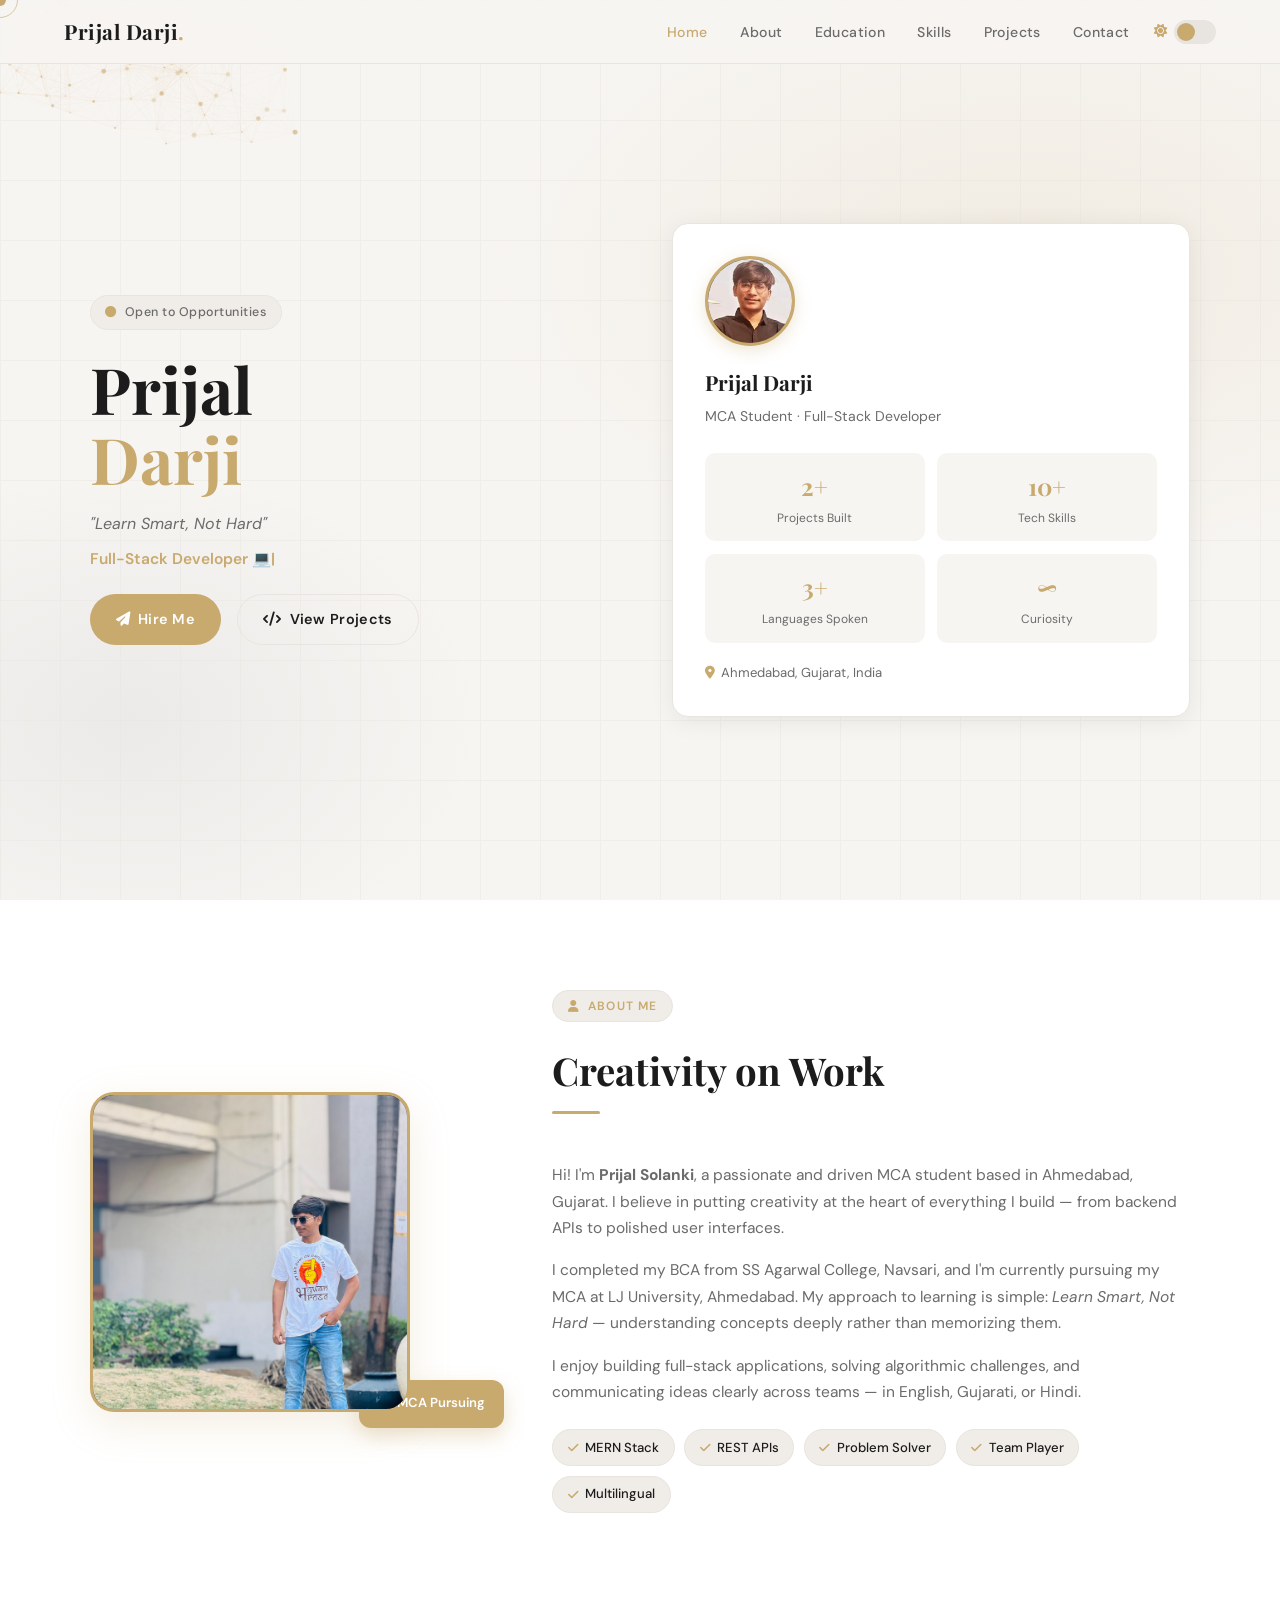
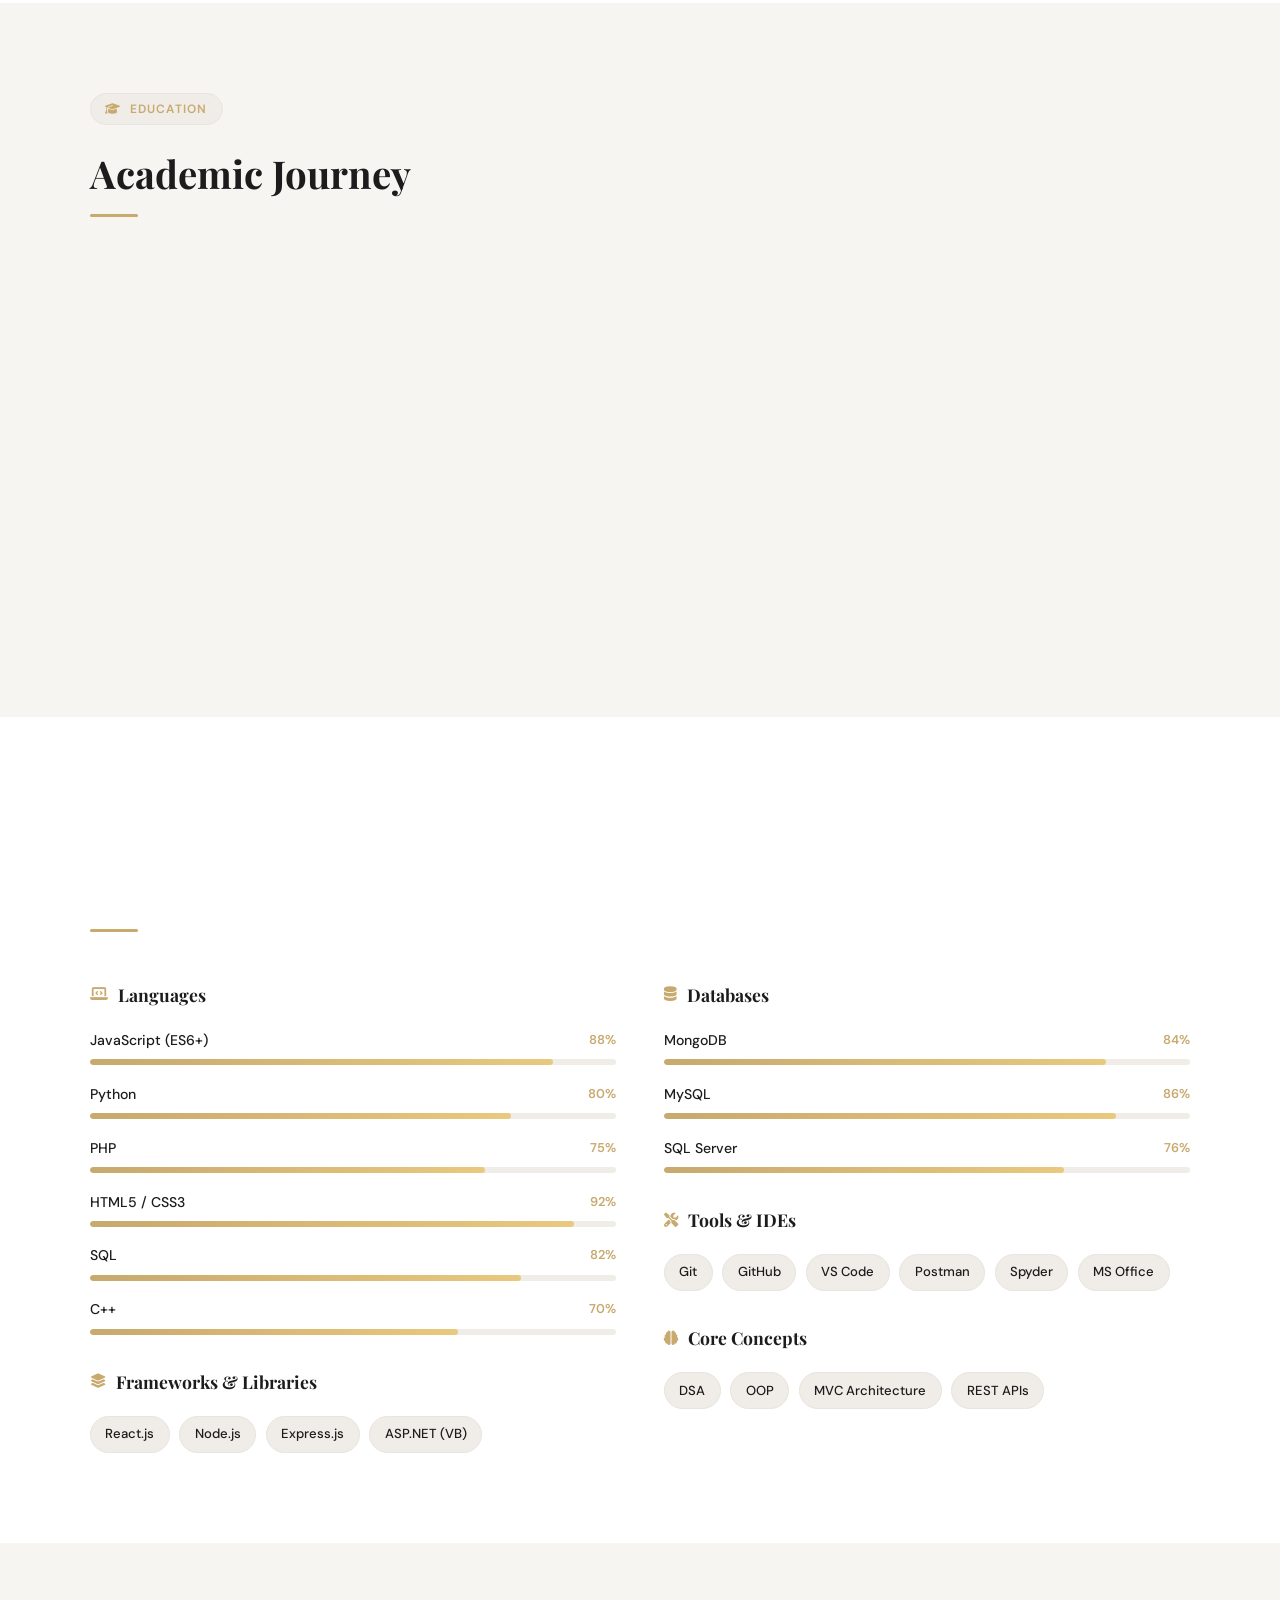
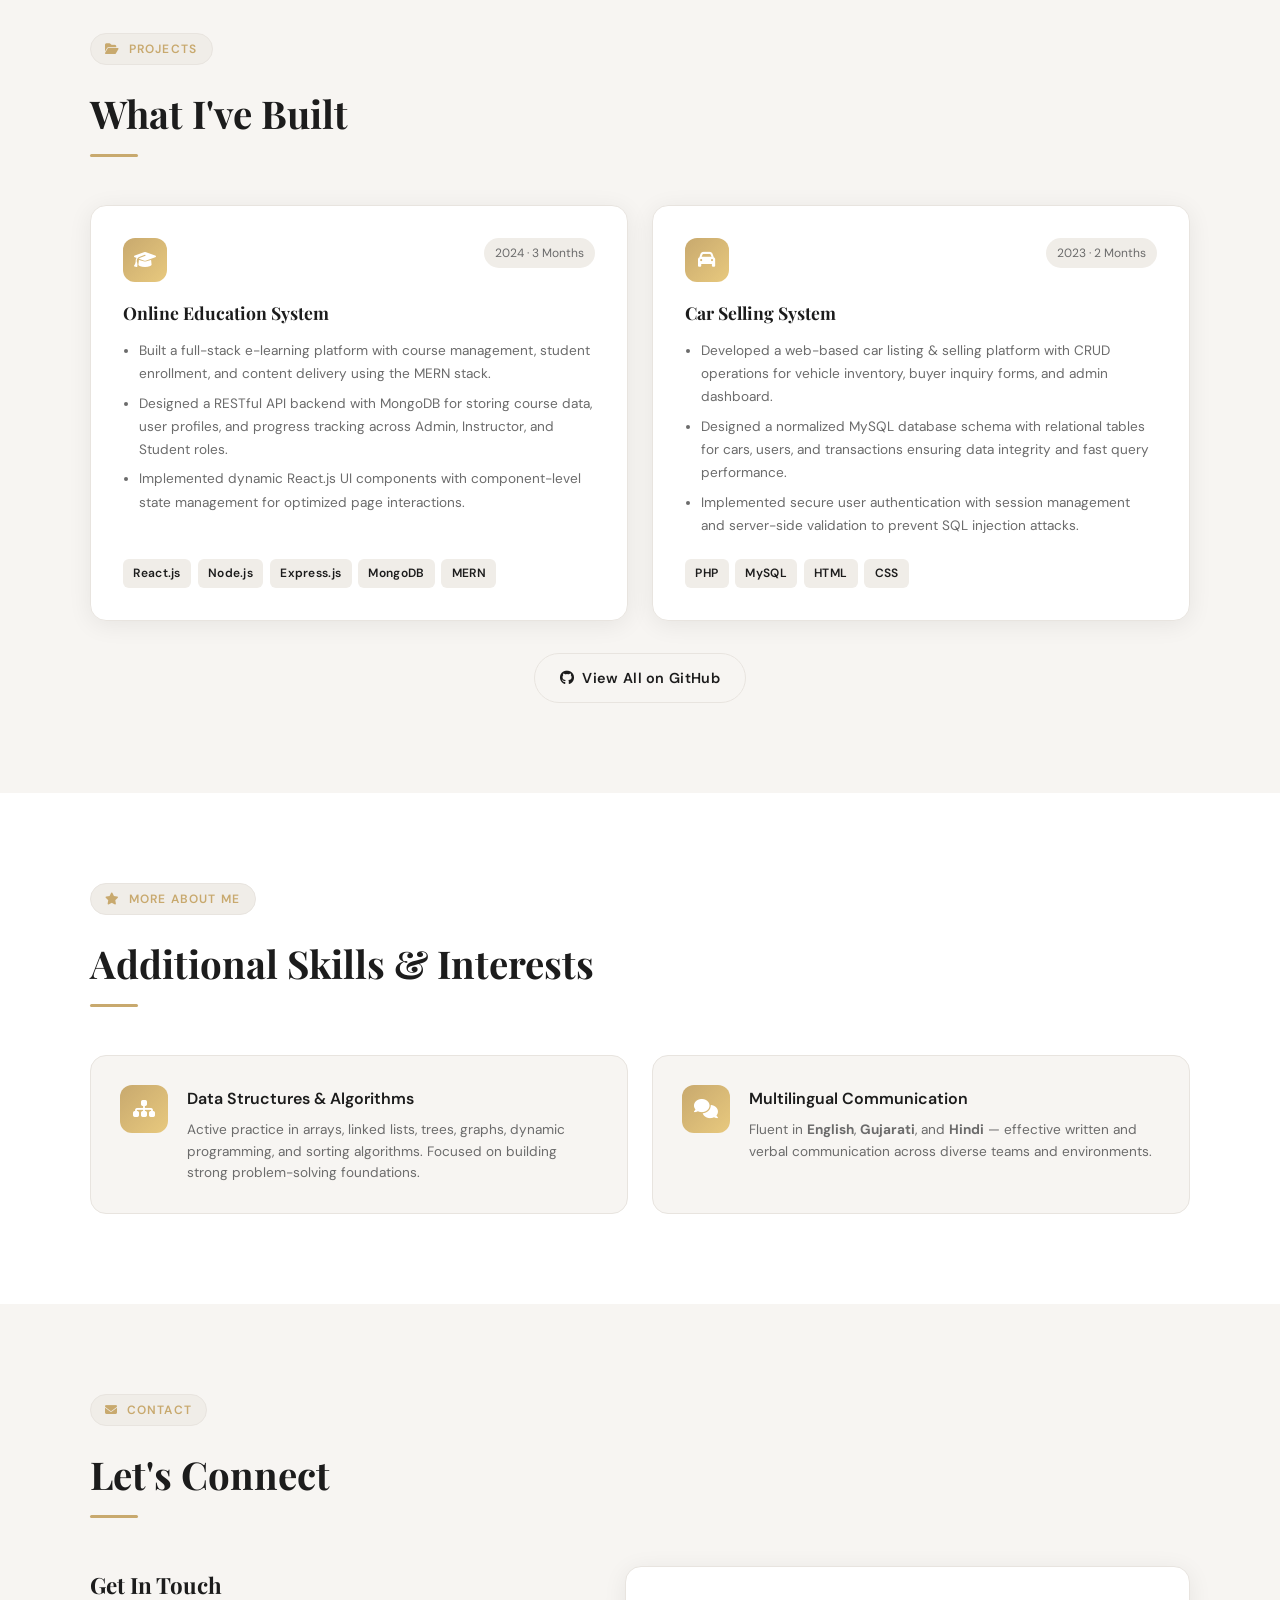
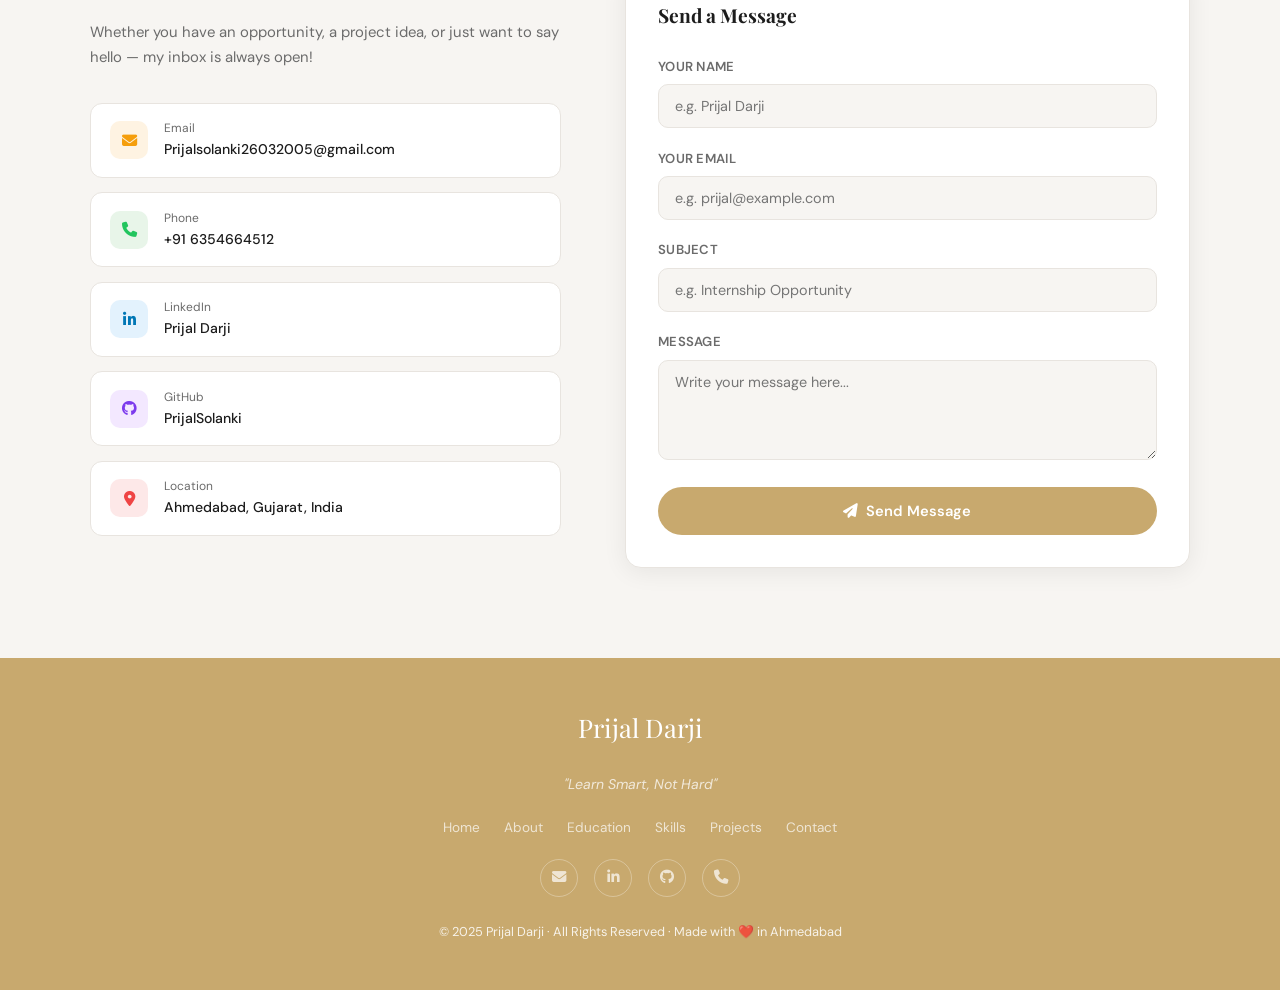
<file: index.html>
<!DOCTYPE html>
<html lang="en" data-theme="light">
<head>
  <meta charset="UTF-8" />
  <meta name="viewport" content="width=device-width, initial-scale=1.0"/>
  <title>Prijal Darji — Virtual Resume</title>
  <link rel="icon" href="data:image/svg+xml,<svg xmlns='http://www.w3.org/2000/svg' viewBox='0 0 100 100'><rect width='100' height='100' rx='20' fill='%231a1a2e'/><text y='.9em' font-size='55' x='50%' text-anchor='middle' font-family='serif' fill='%23c8a96e'>PS</text></svg>"/>
  <link href="https://fonts.googleapis.com/css2?family=Playfair+Display:wght@400;600;700&family=DM+Sans:wght@300;400;500;600&display=swap" rel="stylesheet"/>
  <link rel="stylesheet" href="https://cdnjs.cloudflare.com/ajax/libs/font-awesome/6.5.0/css/all.min.css"/>
  <link rel="stylesheet" href="style2.css"/>
  
</head>
<body>

<div id="cursor"></div>
<div id="cursor-ring"></div>
<div id="progress-bar"></div>
<button id="back-top" onclick="window.scrollTo({top:0,behavior:'smooth'})"><i class="fas fa-arrow-up"></i></button>

<!-- NAVBAR -->
<nav id="navbar">
  <div class="nav-logo">Prijal Darji<span>.</span></div>
  <div class="nav-right">
    <ul class="nav-links">
      <li><a href="#hero">Home</a></li>
      <li><a href="#about">About</a></li>
      <li><a href="#education">Education</a></li>
      <li><a href="#skills">Skills</a></li>
      <li><a href="#projects">Projects</a></li>
      <li><a href="#contact">Contact</a></li>
    </ul>
    <div class="theme-wrap">
      <i class="fas fa-sun theme-icon" id="theme-icon"></i>
      <button id="theme-toggle" onclick="toggleTheme()" title="Toggle Dark Mode"></button>
    </div>
    <div class="hamburger" onclick="toggleMenu()">
      <span></span><span></span><span></span>
    </div>
  </div>
</nav>
<div class="mobile-menu" id="mobileMenu">
  <a href="#hero" onclick="toggleMenu()">Home</a>
  <a href="#about" onclick="toggleMenu()">About</a>
  <a href="#education" onclick="toggleMenu()">Education</a>
  <a href="#skills" onclick="toggleMenu()">Skills</a>
  <a href="#projects" onclick="toggleMenu()">Projects</a>
  <a href="#contact" onclick="toggleMenu()">Contact</a>
</div>

<!-- HERO -->
<section id="hero">
  <div class="hero-bg"></div>
  <div class="hero-grid-lines"></div>
  <canvas id="particles-canvas"></canvas>
  <div class="hero-inner">
    <div class="hero-text">
      <div class="hero-label"><i class="fas fa-circle"></i> Open to Opportunities</div>
      <h1>Prijal<br><span class="gold">Darji</span></h1>
      <p class="hero-tagline"><em>"Learn Smart, Not Hard"</em></p>
      <div class="typed-wrap"><span id="typed-text"></span></div>
      <div class="hero-btns">
        <a href="#contact" class="btn btn-primary magnetic"><i class="fas fa-paper-plane"></i> Hire Me</a>
        <a href="#projects" class="btn btn-outline magnetic"><i class="fas fa-code"></i> View Projects</a>
      </div>
    </div>
    <div>
      <div class="hero-card tilt-card">
        <div class="hero-avatar">
            <img src="myphoto.png" alt="Prijal Solanki"/>
        </div>
        <h3>Prijal Darji</h3>
        <p>MCA Student · Full-Stack Developer</p>
        <div class="hero-stats">
          <div class="stat-box"><div class="stat-num" data-target="2">0</div><div class="stat-lbl">Projects Built</div></div>
          <div class="stat-box"><div class="stat-num" data-target="10">0</div><div class="stat-lbl">Tech Skills</div></div>
          <div class="stat-box"><div class="stat-num" data-target="3">0</div><div class="stat-lbl">Languages Spoken</div></div>
          <div class="stat-box"><div class="stat-num">∞</div><div class="stat-lbl">Curiosity</div></div>
        </div>
        <div class="location-badge"><i class="fas fa-map-marker-alt"></i> Ahmedabad, Gujarat, India</div>
      </div>
    </div>
  </div>
</section>

<!-- ABOUT -->
<section id="about">
  <div class="container">
    <div class="about-grid">
      <div class="about-visual reveal">
        <!-- <div class="about-img-box tilt-card"></div>
          -->
        <div class="about-img-box tilt-card"><img src="myphoto2.jpeg" alt="Prijal Solanki"/></div>
        <div class="about-float">🎓 MCA Pursuing</div>
      </div>
      <div class="about-text reveal">
        <div class="section-label"><i class="fas fa-user"></i> About Me</div>
        <h2 class="section-title">Creativity on Work</h2>
        <div class="section-line"></div>
        <p>Hi! I'm <strong>Prijal Solanki</strong>, a passionate and driven MCA student based in Ahmedabad, Gujarat. I believe in putting creativity at the heart of everything I build — from backend APIs to polished user interfaces.</p>
        <p>I completed my BCA from SS Agarwal College, Navsari, and I'm currently pursuing my MCA at LJ University, Ahmedabad. My approach to learning is simple: <em>Learn Smart, Not Hard</em> — understanding concepts deeply rather than memorizing them.</p>
        <p>I enjoy building full-stack applications, solving algorithmic challenges, and communicating ideas clearly across teams — in English, Gujarati, or Hindi.</p>
        <div class="about-pills">
          <span class="pill"><i class="fas fa-check"></i> MERN Stack</span>
          <span class="pill"><i class="fas fa-check"></i> REST APIs</span>
          <span class="pill"><i class="fas fa-check"></i> Problem Solver</span>
          <span class="pill"><i class="fas fa-check"></i> Team Player</span>
          <span class="pill"><i class="fas fa-check"></i> Multilingual</span>
        </div>
      </div>
    </div>
  </div>
</section>

<!-- EDUCATION -->
<section id="education">
  <div class="container">
    <div class="section-label reveal"><i class="fas fa-graduation-cap"></i> Education</div>
    <h2 class="section-title reveal">Academic Journey</h2>
    <div class="section-line"></div>
    <div class="edu-cards">
      <div class="edu-card reveal tilt-card">
        <span class="edu-badge">✅ COMPLETED</span>
        <h3>SS Agarwal College</h3>
        <div class="edu-deg">Bachelor of Computer Applications (BCA)</div>
        <div class="edu-loc"><i class="fas fa-map-marker-alt" style="color:var(--accent2);margin-right:.3rem"></i>Navsari, Gujarat, India</div>
        <span class="edu-year"><i class="fas fa-calendar"></i> Graduated 2025</span>
      </div>
      <div class="edu-card reveal tilt-card">
        <span class="edu-badge">🔄 PURSUING</span>
        <h3>LJ University</h3>
        <div class="edu-deg">Master of Computer Applications (MCA)</div>
        <div class="edu-loc"><i class="fas fa-map-marker-alt" style="color:var(--accent2);margin-right:.3rem"></i>Ahmedabad, Gujarat, India</div>
        <span class="edu-year"><i class="fas fa-calendar"></i> 2025 — Present</span>
      </div>
    </div>
    <div class="achievement-strip reveal">
      <div class="ach-icon"><i class="fas fa-trophy"></i></div>
      <div class="ach-text">
        <h4>Certifications & Achievements</h4>
        <p>Holds multiple certificates across technical and professional development domains — demonstrating a continuous learning mindset.</p>
      </div>
    </div>
  </div>
</section>

<!-- SKILLS -->
<section id="skills">
  <div class="container">
    <div class="section-label reveal"><i class="fas fa-code"></i> Skills</div>
    <h2 class="section-title reveal">Technical Arsenal</h2>
    <div class="section-line"></div>
    <div class="skills-grid">
      <div>
        <div class="skill-group reveal">
          <h4><i class="fas fa-laptop-code"></i> Languages</h4>
          <div class="skill-item"><div class="skill-info"><span class="skill-name">JavaScript (ES6+)</span><span class="skill-pct">88%</span></div><div class="skill-bar"><div class="skill-fill" data-w="88"></div></div></div>
          <div class="skill-item"><div class="skill-info"><span class="skill-name">Python</span><span class="skill-pct">80%</span></div><div class="skill-bar"><div class="skill-fill" data-w="80"></div></div></div>
          <div class="skill-item"><div class="skill-info"><span class="skill-name">PHP</span><span class="skill-pct">75%</span></div><div class="skill-bar"><div class="skill-fill" data-w="75"></div></div></div>
          <div class="skill-item"><div class="skill-info"><span class="skill-name">HTML5 / CSS3</span><span class="skill-pct">92%</span></div><div class="skill-bar"><div class="skill-fill" data-w="92"></div></div></div>
          <div class="skill-item"><div class="skill-info"><span class="skill-name">SQL</span><span class="skill-pct">82%</span></div><div class="skill-bar"><div class="skill-fill" data-w="82"></div></div></div>
          <div class="skill-item"><div class="skill-info"><span class="skill-name">C++</span><span class="skill-pct">70%</span></div><div class="skill-bar"><div class="skill-fill" data-w="70"></div></div></div>
        </div>
        <div class="skill-group reveal" style="margin-top:2rem;">
          <h4><i class="fas fa-layer-group"></i> Frameworks & Libraries</h4>
          <div class="tags-cloud">
            <span class="tag">React.js</span><span class="tag">Node.js</span>
            <span class="tag">Express.js</span><span class="tag">ASP.NET (VB)</span>
          </div>
        </div>
      </div>
      <div>
        <div class="skill-group reveal">
          <h4><i class="fas fa-database"></i> Databases</h4>
          <div class="skill-item"><div class="skill-info"><span class="skill-name">MongoDB</span><span class="skill-pct">84%</span></div><div class="skill-bar"><div class="skill-fill" data-w="84"></div></div></div>
          <div class="skill-item"><div class="skill-info"><span class="skill-name">MySQL</span><span class="skill-pct">86%</span></div><div class="skill-bar"><div class="skill-fill" data-w="86"></div></div></div>
          <div class="skill-item"><div class="skill-info"><span class="skill-name">SQL Server</span><span class="skill-pct">76%</span></div><div class="skill-bar"><div class="skill-fill" data-w="76"></div></div></div>
        </div>
        <div class="skill-group reveal" style="margin-top:2rem;">
          <h4><i class="fas fa-tools"></i> Tools & IDEs</h4>
          <div class="tags-cloud">
            <span class="tag">Git</span><span class="tag">GitHub</span><span class="tag">VS Code</span>
            <span class="tag">Postman</span><span class="tag">Spyder</span><span class="tag">MS Office</span>
          </div>
        </div>
        <div class="skill-group reveal" style="margin-top:2rem;">
          <h4><i class="fas fa-brain"></i> Core Concepts</h4>
          <div class="tags-cloud">
            <span class="tag">DSA</span><span class="tag">OOP</span>
            <span class="tag">MVC Architecture</span><span class="tag">REST APIs</span>
          </div>
        </div>
      </div>
    </div>
  </div>
</section>

<!-- PROJECTS -->
<section id="projects">
  <div class="container">
    <div class="section-label reveal"><i class="fas fa-folder-open"></i> Projects</div>
    <h2 class="section-title reveal">What I've Built</h2>
    <div class="section-line"></div>
    <div class="projects-grid">
      <div class="proj-card reveal tilt-card">
        <div class="proj-header">
          <div class="proj-icon"><i class="fas fa-graduation-cap"></i></div>
          <span class="proj-year">2024 · 3 Months</span>
        </div>
        <h3>Online Education System</h3>
        <ul class="proj-bullets">
          <li>Built a full-stack e-learning platform with course management, student enrollment, and content delivery using the MERN stack.</li>
          <li>Designed a RESTful API backend with MongoDB for storing course data, user profiles, and progress tracking across Admin, Instructor, and Student roles.</li>
          <li>Implemented dynamic React.js UI components with component-level state management for optimized page interactions.</li>
        </ul>
        <div class="proj-tech">
          <span class="tech-tag">React.js</span><span class="tech-tag">Node.js</span>
          <span class="tech-tag">Express.js</span><span class="tech-tag">MongoDB</span><span class="tech-tag">MERN</span>
        </div>
      </div>
      <div class="proj-card reveal tilt-card">
        <div class="proj-header">
          <div class="proj-icon"><i class="fas fa-car"></i></div>
          <span class="proj-year">2023 · 2 Months</span>
        </div>
        <h3>Car Selling System</h3>
        <ul class="proj-bullets">
          <li>Developed a web-based car listing & selling platform with CRUD operations for vehicle inventory, buyer inquiry forms, and admin dashboard.</li>
          <li>Designed a normalized MySQL database schema with relational tables for cars, users, and transactions ensuring data integrity and fast query performance.</li>
          <li>Implemented secure user authentication with session management and server-side validation to prevent SQL injection attacks.</li>
        </ul>
        <div class="proj-tech">
          <span class="tech-tag">PHP</span><span class="tech-tag">MySQL</span>
          <span class="tech-tag">HTML</span><span class="tech-tag">CSS</span>
        </div>
      </div>
    </div>
    <div style="text-align:center;margin-top:2rem;">
      <a href="https://github.com/PrijalSolanki" target="_blank" class="btn btn-outline magnetic" style="display:inline-flex;">
        <i class="fab fa-github"></i> View All on GitHub
      </a>
    </div>
  </div>
</section>

<!-- ADDITIONAL -->
<section id="additional">
  <div class="container">
    <div class="section-label reveal"><i class="fas fa-star"></i> More About Me</div>
    <h2 class="section-title reveal">Additional Skills & Interests</h2>
    <div class="section-line"></div>
    <div class="add-grid">
      <div class="add-card reveal">
        <div class="add-icon"><i class="fas fa-sitemap"></i></div>
        <div><h4>Data Structures & Algorithms</h4><p>Active practice in arrays, linked lists, trees, graphs, dynamic programming, and sorting algorithms. Focused on building strong problem-solving foundations.</p></div>
      </div>
      <div class="add-card reveal">
        <div class="add-icon"><i class="fas fa-comments"></i></div>
        <div><h4>Multilingual Communication</h4><p>Fluent in <strong>English</strong>, <strong>Gujarati</strong>, and <strong>Hindi</strong> — effective written and verbal communication across diverse teams and environments.</p></div>
      </div>
    </div>
  </div>
</section>

<!-- CONTACT -->
<section id="contact">
  <div class="container">
    <div class="section-label reveal"><i class="fas fa-envelope"></i> Contact</div>
    <h2 class="section-title reveal">Let's Connect</h2>
    <div class="section-line"></div>
    <div class="contact-grid">
      <div class="contact-info reveal">
        <h3>Get In Touch</h3>
        <p>Whether you have an opportunity, a project idea, or just want to say hello — my inbox is always open!</p>
        <div class="contact-links">
          <a href="mailto:Prijalsolanki26032005@gmail.com" class="contact-link"><div class="c-icon mail"><i class="fas fa-envelope"></i></div><div><div class="c-label">Email</div><div class="c-val">Prijalsolanki26032005@gmail.com</div></div></a>
          <a href="tel:6354664512" class="contact-link"><div class="c-icon phone"><i class="fas fa-phone"></i></div><div><div class="c-label">Phone</div><div class="c-val">+91 6354664512</div></div></a>
          <a href="https://www.linkedin.com/in/prijal-darji" target="_blank" class="contact-link"><div class="c-icon linkedin"><i class="fab fa-linkedin-in"></i></div><div><div class="c-label">LinkedIn</div><div class="c-val">Prijal Darji</div></div></a>
          <a href="https://github.com/PrijalSolanki" target="_blank" class="contact-link"><div class="c-icon github"><i class="fab fa-github"></i></div><div><div class="c-label">GitHub</div><div class="c-val">PrijalSolanki</div></div></a>
          <div class="contact-link"><div class="c-icon loc"><i class="fas fa-map-marker-alt"></i></div><div><div class="c-label">Location</div><div class="c-val">Ahmedabad, Gujarat, India</div></div></div>
        </div>
      </div>
      <div class="contact-form reveal">
        <h3>Send a Message</h3>
        <div class="form-group"><label>YOUR NAME</label><input type="text" placeholder="e.g. Prijal Darji"/></div>
        <div class="form-group"><label>YOUR EMAIL</label><input type="email" placeholder="e.g. prijal@example.com"/></div>
        <div class="form-group"><label>SUBJECT</label><input type="text" placeholder="e.g. Internship Opportunity"/></div>
        <div class="form-group"><label>MESSAGE</label><textarea placeholder="Write your message here..."></textarea></div>
        <button class="form-submit magnetic"><i class="fas fa-paper-plane"></i>&nbsp; Send Message</button>
      </div>
    </div>
  </div>
</section>

<!-- FOOTER -->
<footer>
  <div class="footer-name">Prijal Darji</div>
  <p style="font-size:.88rem;color:rgba(255,255,255,.75);font-style:italic;">"Learn Smart, Not Hard"</p>
  <div class="footer-links">
    <a href="#hero">Home</a><a href="#about">About</a><a href="#education">Education</a>
    <a href="#skills">Skills</a><a href="#projects">Projects</a><a href="#contact">Contact</a>
  </div>
  <div class="footer-socials">
    <a href="mailto:Prijalsolanki26032005@gmail.com" class="fsoc"><i class="fas fa-envelope"></i></a>
    <a href="https://www.linkedin.com/in/prijal-darji" target="_blank" class="fsoc"><i class="fab fa-linkedin-in"></i></a>
    <a href="https://github.com/PrijalSolanki" target="_blank" class="fsoc"><i class="fab fa-github"></i></a>
    <a href="tel:6354664512" class="fsoc"><i class="fas fa-phone"></i></a>
  </div>
  <p>© 2025 Prijal Darji · All Rights Reserved · Made with ❤️ in Ahmedabad</p>
</footer>

<script src="main.js"></script>
</body>

</html>
</file>
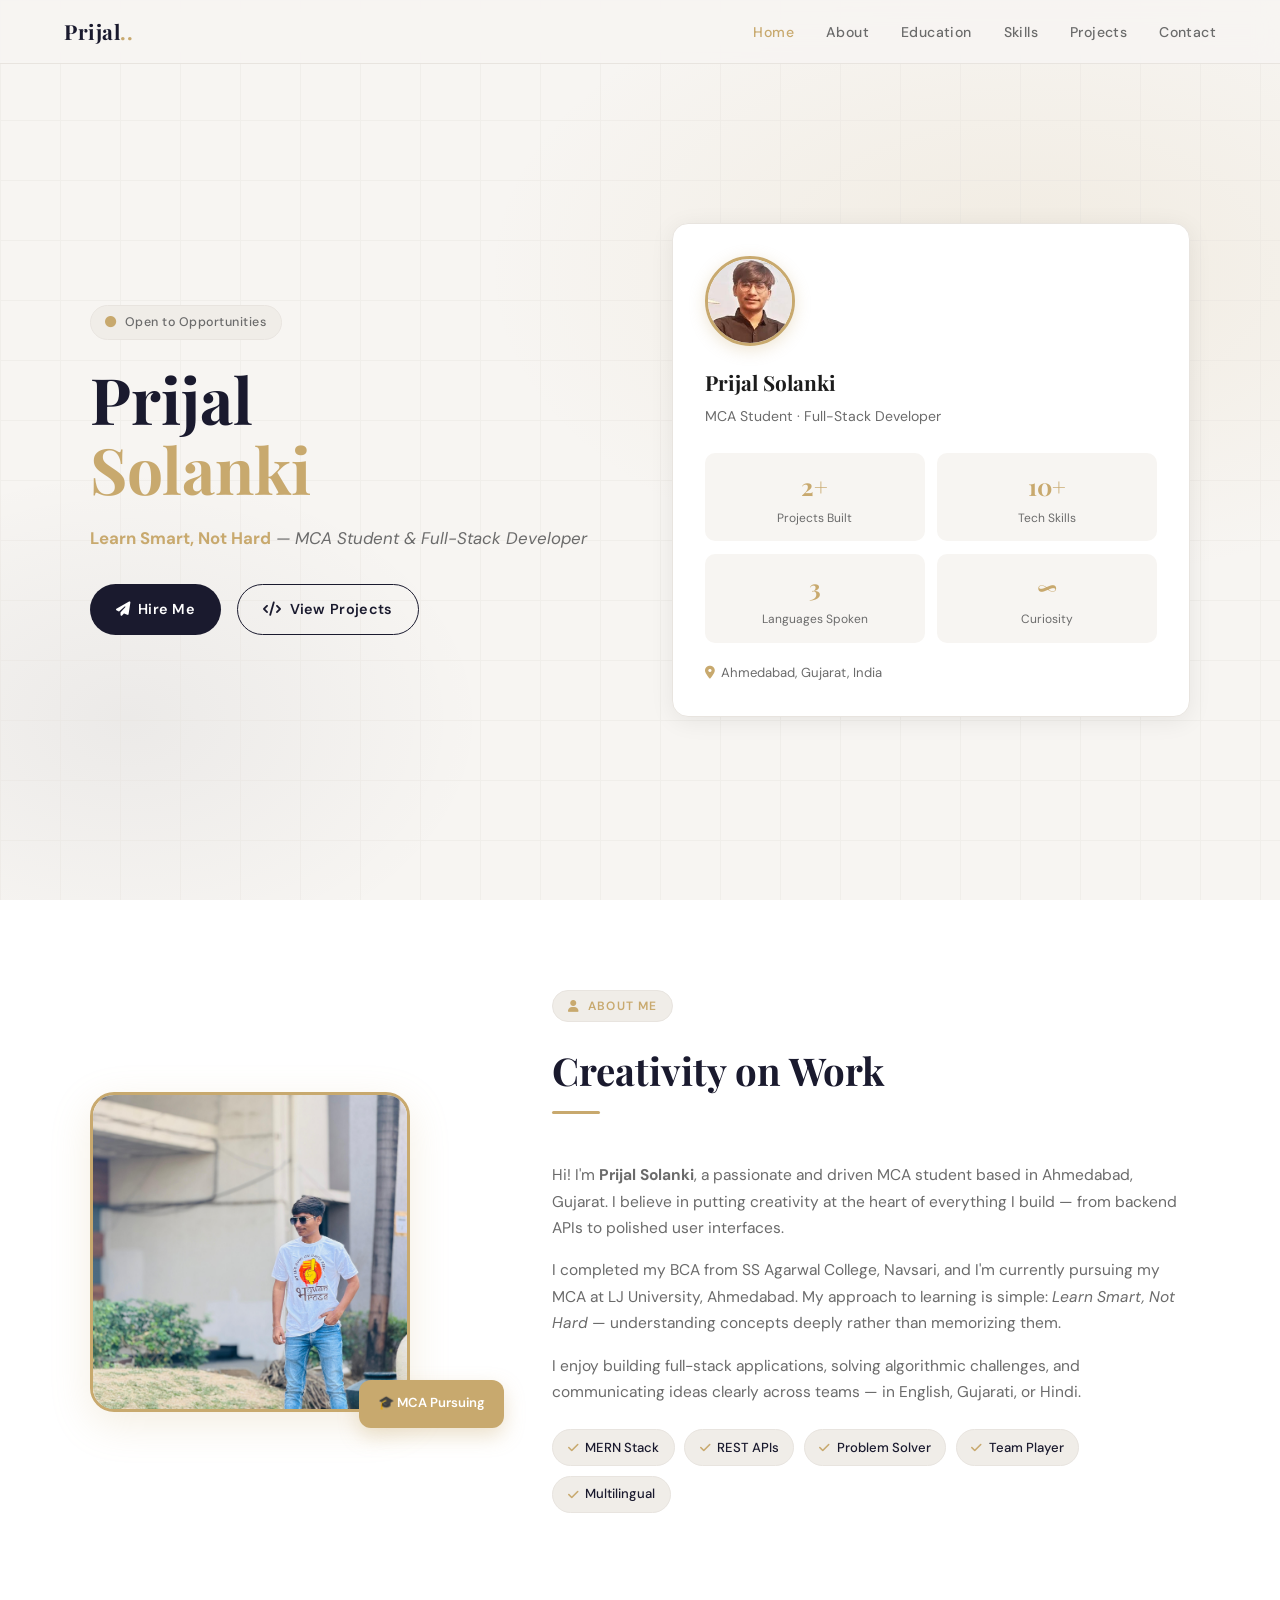
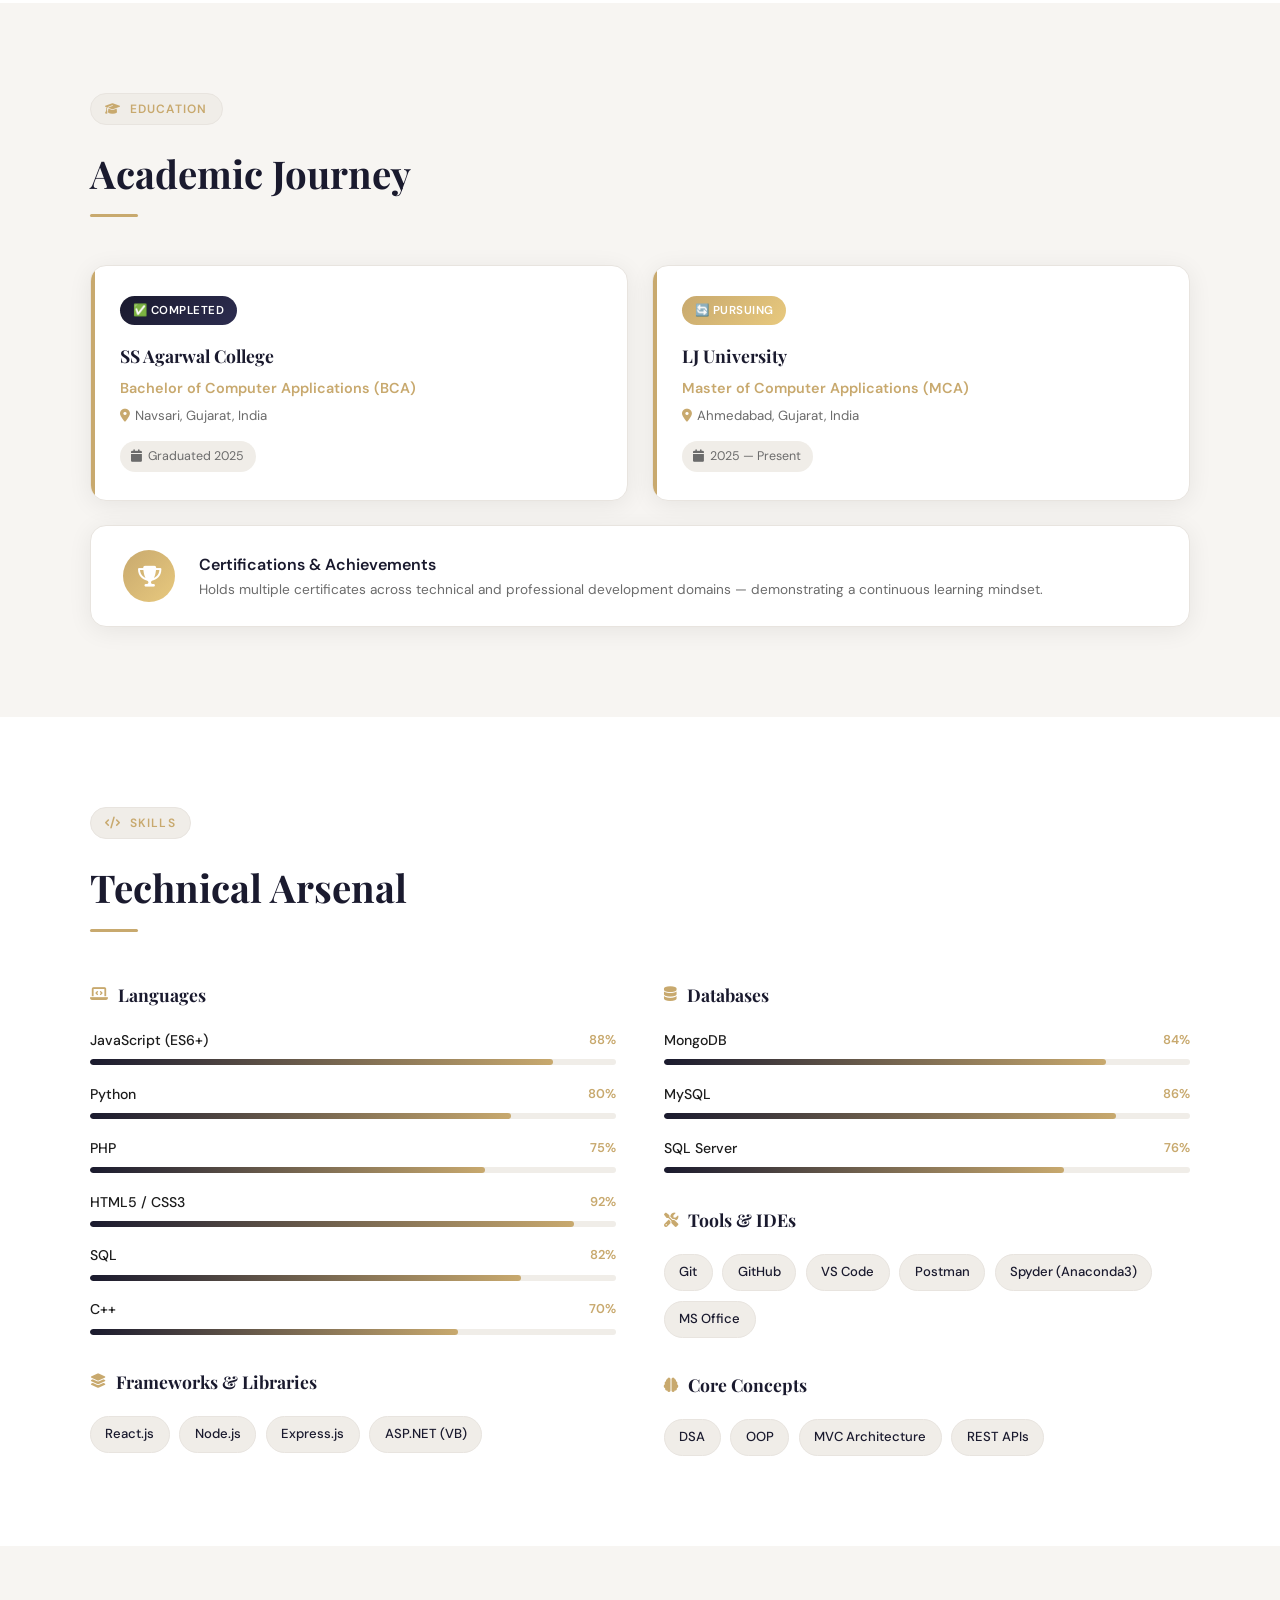
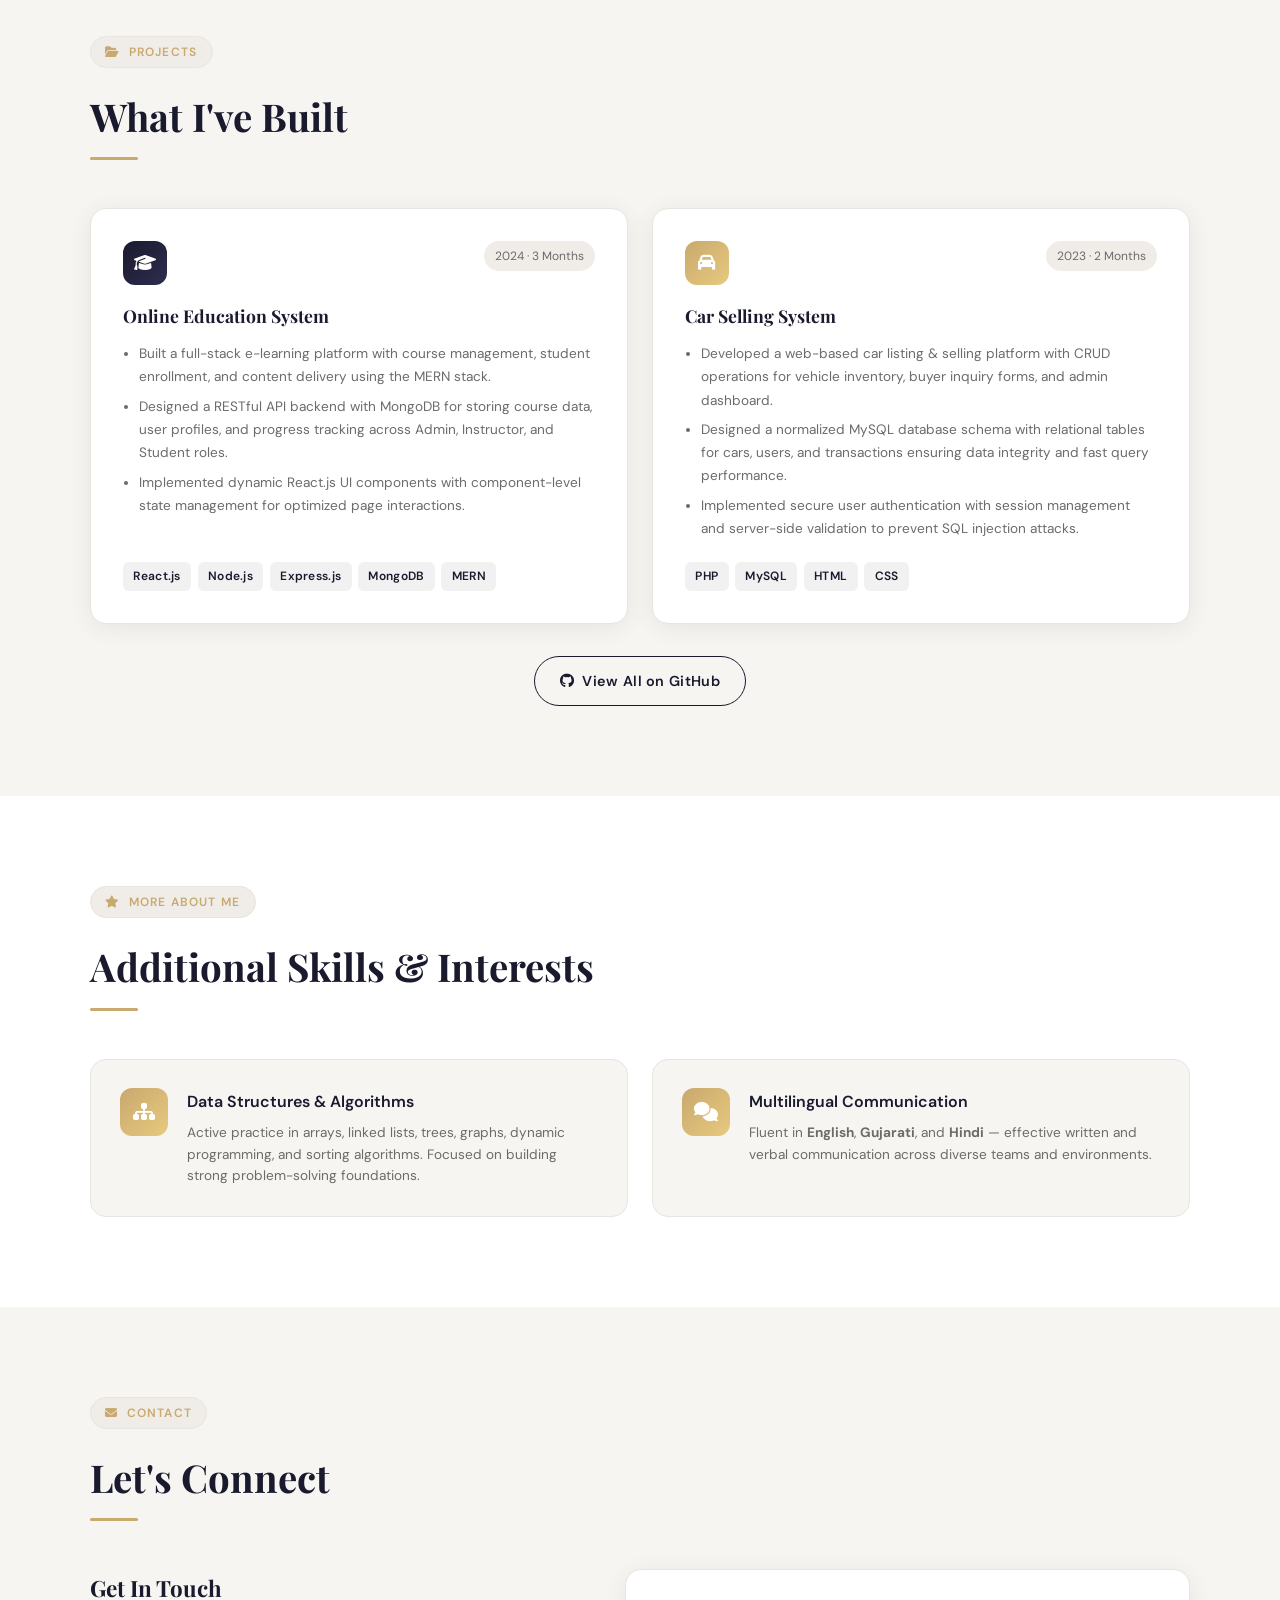
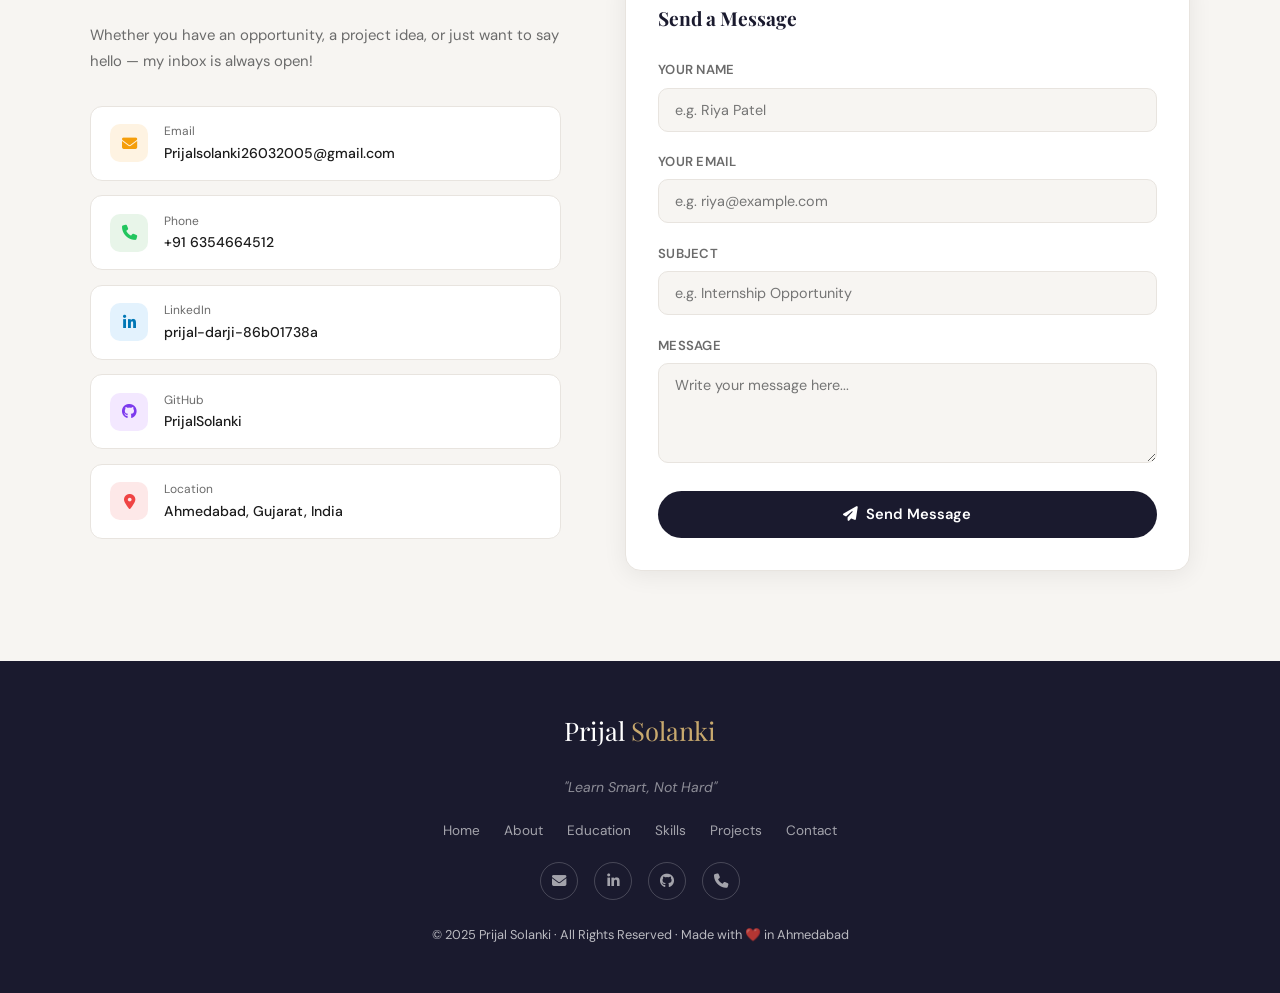
<file: index1.html>
<!DOCTYPE html>
<html lang="en">
<head>
  <meta charset="UTF-8" />
  <meta name="viewport" content="width=device-width, initial-scale=1.0"/>
  <title>Prijal Solanki — Virtual Resume</title>
  <link href="https://fonts.googleapis.com/css2?family=Playfair+Display:wght@400;600;700&family=DM+Sans:wght@300;400;500;600&display=swap" rel="stylesheet"/>
  <link rel="stylesheet" href="https://cdnjs.cloudflare.com/ajax/libs/font-awesome/6.5.0/css/all.min.css"/>
  <link rel="stylesheet" href="style.css"/>
  

  <link rel="icon" href="data:image/svg+xml,<svg xmlns='http://www.w3.org/2000/svg' viewBox='0 0 100 100'><text y='.9em' font-size='90'>🧑‍💻</text></svg>"/>
</head>
<body>

<!-- NAVBAR -->
<nav id="navbar">
  <div class="nav-logo">Prijal<span>..</span></div>
  <ul class="nav-links">
    <li><a href="#hero">Home</a></li>
    <li><a href="#about">About</a></li>
    <li><a href="#education">Education</a></li>
    <li><a href="#skills">Skills</a></li>
    <li><a href="#projects">Projects</a></li>
    <li><a href="#contact">Contact</a></li>
  </ul>
  <div class="hamburger" onclick="toggleMenu()" aria-label="Menu">
    <span></span><span></span><span></span>
  </div>
</nav>
<div class="mobile-menu" id="mobileMenu">
  <a href="#hero" onclick="toggleMenu()">Home</a>
  <a href="#about" onclick="toggleMenu()">About</a>
  <a href="#education" onclick="toggleMenu()">Education</a>
  <a href="#skills" onclick="toggleMenu()">Skills</a>
  <a href="#projects" onclick="toggleMenu()">Projects</a>
  <a href="#contact" onclick="toggleMenu()">Contact</a>
</div>

<!-- HERO -->
<section id="hero">
  <div class="hero-bg"></div>
  <div class="hero-grid-lines"></div>
  <div class="hero-inner">
    <div class="hero-text">
      <div class="hero-label"><i class="fas fa-circle"></i> Open to Opportunities</div>
      <h1>Prijal<br><span class="gold">Solanki</span></h1>
      <p class="hero-tagline"><strong>Learn Smart, Not Hard</strong> — MCA Student & Full-Stack Developer</p>
      <div class="hero-btns">
        <a href="#contact" class="btn btn-primary"><i class="fas fa-paper-plane"></i> Hire Me</a>
        <a href="#projects" class="btn btn-outline"><i class="fas fa-code"></i> View Projects</a>
      </div>
    </div>
    <div>
      <div class="hero-card">
        <div class="hero-avatar">
            <img src="myphoto.png" alt="Prijal Solanki"/>
        </div>
        <h3>Prijal Solanki</h3>
        <p>MCA Student · Full-Stack Developer</p>
        <div class="hero-stats">
          <div class="stat-box">
            <div class="stat-num">2+</div>
            <div class="stat-lbl">Projects Built</div>
          </div>
          <div class="stat-box">
            <div class="stat-num">10+</div>
            <div class="stat-lbl">Tech Skills</div>
          </div>
          <div class="stat-box">
            <div class="stat-num">3</div>
            <div class="stat-lbl">Languages Spoken</div>
          </div>
          <div class="stat-box">
            <div class="stat-num">∞</div>
            <div class="stat-lbl">Curiosity</div>
          </div>
        </div>
        <div class="location-badge">
          <i class="fas fa-map-marker-alt"></i> Ahmedabad, Gujarat, India
        </div>
      </div>
    </div>
  </div>
</section>

<!-- ABOUT -->
<section id="about">
  <div class="container">
    <div class="about-grid">
      <div class="about-visual reveal">
        <div class="about-img-box"><img src="myphoto2.jpeg" alt="Prijal Solanki"/></div>
        <div class="about-float">🎓 MCA Pursuing</div>
      </div>
      <div class="about-text reveal">
        <div class="section-label"><i class="fas fa-user"></i> About Me</div>
        <h2 class="section-title">Creativity on Work</h2>
        <div class="section-line"></div>
        <p>Hi! I'm <strong>Prijal Solanki</strong>, a passionate and driven MCA student based in Ahmedabad, Gujarat. I believe in putting creativity at the heart of everything I build — from backend APIs to polished user interfaces.</p>
        <p>I completed my BCA from SS Agarwal College, Navsari, and I'm currently pursuing my MCA at LJ University, Ahmedabad. My approach to learning is simple: <em>Learn Smart, Not Hard</em> — understanding concepts deeply rather than memorizing them.</p>
        <p>I enjoy building full-stack applications, solving algorithmic challenges, and communicating ideas clearly across teams — in English, Gujarati, or Hindi.</p>
        <div class="about-pills">
          <span class="pill"><i class="fas fa-check"></i> MERN Stack</span>
          <span class="pill"><i class="fas fa-check"></i> REST APIs</span>
          <span class="pill"><i class="fas fa-check"></i> Problem Solver</span>
          <span class="pill"><i class="fas fa-check"></i> Team Player</span>
          <span class="pill"><i class="fas fa-check"></i> Multilingual</span>
        </div>
      </div>
    </div>
  </div>
</section>

<!-- EDUCATION -->
<section id="education">
  <div class="container">
    <div class="section-label reveal"><i class="fas fa-graduation-cap"></i> Education</div>
    <h2 class="section-title reveal">Academic Journey</h2>
    <div class="section-line"></div>
    <div class="edu-cards">
      <div class="edu-card reveal">
        <span class="edu-badge">✅ COMPLETED</span>
        <h3>SS Agarwal College</h3>
        <div class="edu-deg">Bachelor of Computer Applications (BCA)</div>
        <div class="edu-loc"><i class="fas fa-map-marker-alt" style="color:var(--accent2);margin-right:.3rem"></i>Navsari, Gujarat, India</div>
        <span class="edu-year"><i class="fas fa-calendar"></i> Graduated 2025</span>
      </div>
      <div class="edu-card reveal">
        <span class="edu-badge" style="background:linear-gradient(135deg,var(--accent2),#e8c97e);color:#fff;">🔄 PURSUING</span>
        <h3>LJ University</h3>
        <div class="edu-deg">Master of Computer Applications (MCA)</div>
        <div class="edu-loc"><i class="fas fa-map-marker-alt" style="color:var(--accent2);margin-right:.3rem"></i>Ahmedabad, Gujarat, India</div>
        <span class="edu-year"><i class="fas fa-calendar"></i> 2025 — Present</span>
      </div>
    </div>
    <div class="achievement-strip reveal" style="margin-top:1.5rem;">
      <div class="ach-icon"><i class="fas fa-trophy"></i></div>
      <div class="ach-text">
        <h4>Certifications & Achievements</h4>
        <p>Holds multiple certificates across technical and professional development domains — demonstrating a continuous learning mindset.</p>
      </div>
    </div>
  </div>
</section>

<!-- SKILLS -->
<section id="skills">
  <div class="container">
    <div class="section-label reveal"><i class="fas fa-code"></i> Skills</div>
    <h2 class="section-title reveal">Technical Arsenal</h2>
    <div class="section-line"></div>
    <div class="skills-grid">
      <div>
        <div class="skill-group reveal">
          <h4><i class="fas fa-laptop-code"></i> Languages</h4>
          <div class="skill-item"><div class="skill-info"><span class="skill-name">JavaScript (ES6+)</span><span class="skill-pct">88%</span></div><div class="skill-bar"><div class="skill-fill" data-w="88"></div></div></div>
          <div class="skill-item"><div class="skill-info"><span class="skill-name">Python</span><span class="skill-pct">80%</span></div><div class="skill-bar"><div class="skill-fill" data-w="80"></div></div></div>
          <div class="skill-item"><div class="skill-info"><span class="skill-name">PHP</span><span class="skill-pct">75%</span></div><div class="skill-bar"><div class="skill-fill" data-w="75"></div></div></div>
          <div class="skill-item"><div class="skill-info"><span class="skill-name">HTML5 / CSS3</span><span class="skill-pct">92%</span></div><div class="skill-bar"><div class="skill-fill" data-w="92"></div></div></div>
          <div class="skill-item"><div class="skill-info"><span class="skill-name">SQL</span><span class="skill-pct">82%</span></div><div class="skill-bar"><div class="skill-fill" data-w="82"></div></div></div>
          <div class="skill-item"><div class="skill-info"><span class="skill-name">C++</span><span class="skill-pct">70%</span></div><div class="skill-bar"><div class="skill-fill" data-w="70"></div></div></div>
        </div>
        <div class="skill-group reveal" style="margin-top:2rem;">
          <h4><i class="fas fa-layer-group"></i> Frameworks & Libraries</h4>
          <div class="tags-cloud">
            <span class="tag">React.js</span>
            <span class="tag">Node.js</span>
            <span class="tag">Express.js</span>
            <span class="tag">ASP.NET (VB)</span>
          </div>
        </div>
      </div>
      <div>
        <div class="skill-group reveal">
          <h4><i class="fas fa-database"></i> Databases</h4>
          <div class="skill-item"><div class="skill-info"><span class="skill-name">MongoDB</span><span class="skill-pct">84%</span></div><div class="skill-bar"><div class="skill-fill" data-w="84"></div></div></div>
          <div class="skill-item"><div class="skill-info"><span class="skill-name">MySQL</span><span class="skill-pct">86%</span></div><div class="skill-bar"><div class="skill-fill" data-w="86"></div></div></div>
          <div class="skill-item"><div class="skill-info"><span class="skill-name">SQL Server</span><span class="skill-pct">76%</span></div><div class="skill-bar"><div class="skill-fill" data-w="76"></div></div></div>
        </div>
        <div class="skill-group reveal" style="margin-top:2rem;">
          <h4><i class="fas fa-tools"></i> Tools & IDEs</h4>
          <div class="tags-cloud">
            <span class="tag">Git</span>
            <span class="tag">GitHub</span>
            <span class="tag">VS Code</span>
            <span class="tag">Postman</span>
            <span class="tag">Spyder (Anaconda3)</span>
            <span class="tag">MS Office</span>
          </div>
        </div>
        <div class="skill-group reveal" style="margin-top:2rem;">
          <h4><i class="fas fa-brain"></i> Core Concepts</h4>
          <div class="tags-cloud">
            <span class="tag">DSA</span>
            <span class="tag">OOP</span>
            <span class="tag">MVC Architecture</span>
            <span class="tag">REST APIs</span>
          </div>
        </div>
      </div>
    </div>
  </div>
</section>

<!-- PROJECTS -->
<section id="projects">
  <div class="container">
    <div class="section-label reveal"><i class="fas fa-folder-open"></i> Projects</div>
    <h2 class="section-title reveal">What I've Built</h2>
    <div class="section-line"></div>
    <div class="projects-grid">

      <div class="proj-card reveal">
        <div class="proj-header">
          <div class="proj-icon"><i class="fas fa-graduation-cap"></i></div>
          <span class="proj-year">2024 · 3 Months</span>
        </div>
        <h3>Online Education System</h3>
        <ul class="proj-bullets">
          <li>Built a full-stack e-learning platform with course management, student enrollment, and content delivery using the MERN stack.</li>
          <li>Designed a RESTful API backend with MongoDB for storing course data, user profiles, and progress tracking across Admin, Instructor, and Student roles.</li>
          <li>Implemented dynamic React.js UI components with component-level state management for optimized page interactions.</li>
        </ul>
        <div class="proj-tech">
          <span class="tech-tag">React.js</span>
          <span class="tech-tag">Node.js</span>
          <span class="tech-tag">Express.js</span>
          <span class="tech-tag">MongoDB</span>
          <span class="tech-tag">MERN</span>
        </div>
      </div>

      <div class="proj-card reveal">
        <div class="proj-header">
          <div class="proj-icon" style="background:linear-gradient(135deg,var(--accent2),#e8c97e);"><i class="fas fa-car"></i></div>
          <span class="proj-year">2023 · 2 Months</span>
        </div>
        <h3>Car Selling System</h3>
        <ul class="proj-bullets">
          <li>Developed a web-based car listing & selling platform with CRUD operations for vehicle inventory, buyer inquiry forms, and admin dashboard.</li>
          <li>Designed a normalized MySQL database schema with relational tables for cars, users, and transactions ensuring data integrity and fast query performance.</li>
          <li>Implemented secure user authentication with session management and server-side validation to prevent SQL injection attacks.</li>
        </ul>
        <div class="proj-tech">
          <span class="tech-tag">PHP</span>
          <span class="tech-tag">MySQL</span>
          <span class="tech-tag">HTML</span>
          <span class="tech-tag">CSS</span>
        </div>
      </div>

    </div>
    <div style="text-align:center;margin-top:2rem;">
      <a href="https://github.com/PrijalSolanki" target="_blank" class="btn btn-outline" style="display:inline-flex;">
        <i class="fab fa-github"></i> View All on GitHub
      </a>
    </div>
  </div>
</section>

<!-- ADDITIONAL SKILLS -->
<section id="additional">
  <div class="container">
    <div class="section-label reveal"><i class="fas fa-star"></i> More About Me</div>
    <h2 class="section-title reveal">Additional Skills & Interests</h2>
    <div class="section-line"></div>
    <div class="add-grid">
      <div class="add-card reveal">
        <div class="add-icon"><i class="fas fa-sitemap"></i></div>
        <div>
          <h4>Data Structures & Algorithms</h4>
          <p>Active practice in arrays, linked lists, trees, graphs, dynamic programming, and sorting algorithms. Focused on building strong problem-solving foundations.</p>
        </div>
      </div>
      <div class="add-card reveal">
        <div class="add-icon"><i class="fas fa-comments"></i></div>
        <div>
          <h4>Multilingual Communication</h4>
          <p>Fluent in <strong>English</strong>, <strong>Gujarati</strong>, and <strong>Hindi</strong> — effective written and verbal communication across diverse teams and environments.</p>
        </div>
      </div>
    </div>
  </div>
</section>

<!-- CONTACT -->
<section id="contact">
  <div class="container">
    <div class="section-label reveal"><i class="fas fa-envelope"></i> Contact</div>
    <h2 class="section-title reveal">Let's Connect</h2>
    <div class="section-line"></div>
    <div class="contact-grid">
      <div class="contact-info reveal">
        <h3>Get In Touch</h3>
        <p>Whether you have an opportunity, a project idea, or just want to say hello — my inbox is always open!</p>
        <div class="contact-links">
          <a href="mailto:Prijalsolanki26032005@gmail.com" class="contact-link">
            <div class="c-icon mail"><i class="fas fa-envelope"></i></div>
            <div><div class="c-label">Email</div><div class="c-val">Prijalsolanki26032005@gmail.com</div></div>
          </a>
          <a href="tel:6354664512" class="contact-link">
            <div class="c-icon phone"><i class="fas fa-phone"></i></div>
            <div><div class="c-label">Phone</div><div class="c-val">+91 6354664512</div></div>
          </a>
          <a href="https://www.linkedin.com/in/prijal-darji-86b01738a/" target="_blank" class="contact-link">
            <div class="c-icon linkedin"><i class="fab fa-linkedin-in"></i></div>
            <div><div class="c-label">LinkedIn</div><div class="c-val">prijal-darji-86b01738a</div></div>
          </a>
          <a href="https://github.com/PrijalSolanki" target="_blank" class="contact-link">
            <div class="c-icon github"><i class="fab fa-github"></i></div>
            <div><div class="c-label">GitHub</div><div class="c-val">PrijalSolanki</div></div>
          </a>
          <div class="contact-link" style="cursor:default;">
            <div class="c-icon loc"><i class="fas fa-map-marker-alt"></i></div>
            <div><div class="c-label">Location</div><div class="c-val">Ahmedabad, Gujarat, India</div></div>
          </div>
        </div>
      </div>
      <div class="contact-form reveal">
        <h3>Send a Message</h3>
        <div class="form-group">
          <label>YOUR NAME</label>
          <input type="text" placeholder="e.g. Riya Patel" />
        </div>
        <div class="form-group">
          <label>YOUR EMAIL</label>
          <input type="email" placeholder="e.g. riya@example.com" />
        </div>
        <div class="form-group">
          <label>SUBJECT</label>
          <input type="text" placeholder="e.g. Internship Opportunity" />
        </div>
        <div class="form-group">
          <label>MESSAGE</label>
          <textarea placeholder="Write your message here..."></textarea>
        </div>
        <button class="form-submit"><i class="fas fa-paper-plane"></i> &nbsp;Send Message</button>
      </div>
    </div>
  </div>
</section>

<!-- FOOTER -->
<footer>
  <div class="footer-name">Prijal <span>Solanki</span></div>
  <p style="font-size:.88rem;color:rgba(255,255,255,.5);font-style:italic;">"Learn Smart, Not Hard"</p>
  <div class="footer-links">
    <a href="#hero">Home</a>
    <a href="#about">About</a>
    <a href="#education">Education</a>
    <a href="#skills">Skills</a>
    <a href="#projects">Projects</a>
    <a href="#contact">Contact</a>
  </div>
  <div class="footer-socials">
    <a href="mailto:Prijalsolanki26032005@gmail.com" class="fsoc"><i class="fas fa-envelope"></i></a>
    <a href="https://www.linkedin.com/in/prijal-darji-86b01738a/" target="_blank" class="fsoc"><i class="fab fa-linkedin-in"></i></a>
    <a href="https://github.com/PrijalSolanki" target="_blank" class="fsoc"><i class="fab fa-github"></i></a>
    <a href="tel:6354664512" class="fsoc"><i class="fas fa-phone"></i></a>
  </div>
  <p>© 2025 Prijal Solanki · All Rights Reserved · Made with ❤️ in Ahmedabad</p>
</footer>

<script>
  // Navbar scroll shadow
  window.addEventListener('scroll', () => {
    document.getElementById('navbar').classList.toggle('scrolled', window.scrollY > 20);
  });

  // Mobile menu
  function toggleMenu() {
    document.getElementById('mobileMenu').classList.toggle('open');
  }

  // Scroll reveal
  const reveals = document.querySelectorAll('.reveal');
  const observer = new IntersectionObserver((entries) => {
    entries.forEach((e, i) => {
      if (e.isIntersecting) {
        setTimeout(() => e.target.classList.add('visible'), i * 80);
        observer.unobserve(e.target);
      }
    });
  }, { threshold: 0.12 });
  reveals.forEach(el => observer.observe(el));

  // Skill bar animation
  const skillObs = new IntersectionObserver((entries) => {
    entries.forEach(entry => {
      if (entry.isIntersecting) {
        entry.target.querySelectorAll('.skill-fill').forEach(bar => {
          bar.style.width = bar.dataset.w + '%';
        });
        skillObs.unobserve(entry.target);
      }
    });
  }, { threshold: 0.3 });
  document.querySelectorAll('.skill-group').forEach(el => skillObs.observe(el));

  // Smooth active nav highlight
  const sections = document.querySelectorAll('section[id]');
  const navLinks = document.querySelectorAll('.nav-links a');
  window.addEventListener('scroll', () => {
    let current = '';
    sections.forEach(s => {
      if (window.scrollY >= s.offsetTop - 100) current = s.getAttribute('id');
    });
    navLinks.forEach(a => {
      a.style.color = a.getAttribute('href') === '#' + current ? 'var(--accent2)' : '';
    });
  });

  // Form submit feedback
  document.querySelector('.form-submit').addEventListener('click', function() {
    this.innerHTML = '<i class="fas fa-check"></i> &nbsp;Message Sent!';
    this.style.background = '#22c55e';
    setTimeout(() => {
      this.innerHTML = '<i class="fas fa-paper-plane"></i> &nbsp;Send Message';
      this.style.background = '';
    }, 2500);
  });
</script>
</body>
</html>
</file>
<file: style2.css>
:root {
      --bg:#f7f5f2;--surface:#ffffff;--accent:#1a1a2e;--accent2:#c8a96e;
      --text:#1c1c1c;--muted:#6b6b6b;--border:#e8e4df;--card:#ffffff;
      --tag-bg:#f0ede8;--shadow:0 4px 24px rgba(0,0,0,0.07);--radius:16px;
      --nav-bg:rgba(247,245,242,0.92);
    }
    [data-theme="dark"] {
      --bg:#0f0f1a;--surface:#16162a;--accent:#e8e4df;--accent2:#c8a96e;
      --text:#e8e4df;--muted:#9a9aaa;--border:#2a2a45;--card:#1e1e35;
      --tag-bg:#1a1a30;--shadow:0 4px 24px rgba(0,0,0,0.3);
      --nav-bg:rgba(15,15,26,0.92);
    }

    /* CURSOR */
    *{margin:0;padding:0;box-sizing:border-box;cursor:none!important;}
    html{scroll-behavior:smooth;}
    #cursor{width:12px;height:12px;background:var(--accent2);border-radius:50%;position:fixed;top:0;left:0;pointer-events:none;z-index:99999;transform:translate(-50%,-50%);transition:transform .15s;}
    #cursor-ring{width:36px;height:36px;border:1.5px solid var(--accent2);border-radius:50%;position:fixed;top:0;left:0;pointer-events:none;z-index:99998;transform:translate(-50%,-50%);transition:all .18s cubic-bezier(.4,0,.2,1);opacity:.6;}
    body:has(a:hover) #cursor,body:has(button:hover) #cursor{transform:translate(-50%,-50%) scale(2.5);}

    /* PROGRESS BAR */
    #progress-bar{position:fixed;top:0;left:0;height:3px;background:linear-gradient(90deg,var(--accent2),#e8c97e,var(--accent2));background-size:200%;width:0%;z-index:10000;animation:shimmer 2s infinite linear;}
    @keyframes shimmer{0%{background-position:200%}100%{background-position:-200%}}

    /* BACK TO TOP */
    #back-top{position:fixed;bottom:2rem;right:2rem;z-index:9000;width:48px;height:48px;border-radius:50%;background:var(--accent2);color:#fff;border:none;font-size:1.1rem;display:flex;align-items:center;justify-content:center;box-shadow:0 4px 20px rgba(200,169,110,.4);opacity:0;transform:translateY(20px);transition:opacity .3s,transform .3s,background .2s;}
    #back-top.show{opacity:1;transform:translateY(0);}
    #back-top:hover{background:#b8994e;}

    body{font-family:'DM Sans',sans-serif;background:var(--bg);color:var(--text);line-height:1.7;overflow-x:hidden;transition:background .4s,color .4s;}

    /* NAVBAR */
    nav{position:fixed;top:0;width:100%;z-index:999;background:var(--nav-bg);backdrop-filter:blur(12px);border-bottom:1px solid var(--border);padding:0 5%;display:flex;align-items:center;justify-content:space-between;height:64px;transition:box-shadow .3s,background .4s,border-color .4s;}
    nav.scrolled{box-shadow:0 2px 20px rgba(0,0,0,0.08);}
    .nav-logo{font-family:'Playfair Display',serif;font-size:1.3rem;font-weight:700;color:var(--text);letter-spacing:.5px;}
    .nav-logo span{color:var(--accent2);}
    .nav-right{display:flex;align-items:center;gap:1.5rem;}
    .nav-links{display:flex;gap:2rem;list-style:none;}
    .nav-links a{text-decoration:none;color:var(--muted);font-size:.88rem;font-weight:500;letter-spacing:.4px;transition:color .25s;}
    .nav-links a:hover{color:var(--accent2);}

    /* THEME TOGGLE */
    .theme-wrap{display:flex;align-items:center;gap:.4rem;}
    .theme-icon{font-size:.85rem;color:var(--accent2);}
    #theme-toggle{width:42px;height:24px;background:var(--border);border-radius:100px;border:none;position:relative;transition:background .3s;flex-shrink:0;}
    #theme-toggle::after{content:'';position:absolute;top:3px;left:3px;width:18px;height:18px;border-radius:50%;background:var(--accent2);transition:transform .3s;}
    [data-theme="dark"] #theme-toggle{background:var(--accent2);}
    [data-theme="dark"] #theme-toggle::after{transform:translateX(18px);}

    .hamburger{display:none;flex-direction:column;gap:5px;}
    .hamburger span{display:block;width:24px;height:2px;background:var(--text);border-radius:2px;}
    .mobile-menu{display:none;position:fixed;top:64px;left:0;width:100%;background:var(--surface);border-bottom:1px solid var(--border);padding:1.5rem 5%;flex-direction:column;gap:1.2rem;z-index:998;}
    .mobile-menu.open{display:flex;}
    .mobile-menu a{text-decoration:none;color:var(--text);font-weight:500;font-size:1rem;}

    /* PARTICLES */
    #particles-canvas{position:absolute;inset:0;z-index:0;pointer-events:none;}

    /* HERO */
    #hero{min-height:100vh;display:flex;align-items:center;padding:100px 5% 60px;position:relative;overflow:hidden;}
    .hero-bg{position:absolute;inset:0;z-index:0;background:radial-gradient(ellipse 60% 50% at 80% 30%,rgba(200,169,110,.13) 0%,transparent 70%),radial-gradient(ellipse 40% 40% at 10% 80%,rgba(26,26,46,.05) 0%,transparent 70%);}
    .hero-grid-lines{position:absolute;inset:0;z-index:0;background-image:linear-gradient(var(--border) 1px,transparent 1px),linear-gradient(90deg,var(--border) 1px,transparent 1px);background-size:60px 60px;opacity:.4;}
    .hero-inner{position:relative;z-index:1;max-width:1100px;width:100%;margin:0 auto;display:grid;grid-template-columns:1fr 1fr;gap:4rem;align-items:center;}
    .hero-label{display:inline-flex;align-items:center;gap:.5rem;background:var(--tag-bg);border:1px solid var(--border);padding:.35rem .9rem;border-radius:100px;font-size:.78rem;font-weight:500;color:var(--muted);letter-spacing:.5px;margin-bottom:1.5rem;animation:fadeUp .6s ease both;}
    .hero-label i{color:var(--accent2);font-size:.7rem;}
    h1{font-family:'Playfair Display',serif;font-size:clamp(2.8rem,5vw,4.2rem);line-height:1.1;font-weight:700;color:var(--text);animation:fadeUp .7s .1s ease both;}
    h1 .gold{color:var(--accent2);}
    .hero-tagline{font-size:1rem;color:var(--muted);margin:1rem 0 .5rem;font-style:italic;animation:fadeUp .7s .2s ease both;}
    .typed-wrap{font-size:.97rem;color:var(--accent2);font-weight:600;min-height:1.6rem;margin-bottom:1.4rem;animation:fadeUp .7s .25s ease both;}
    #typed-text::after{content:'|';animation:blink .7s infinite;color:var(--accent2);}
    @keyframes blink{0%,100%{opacity:1}50%{opacity:0}}
    .hero-btns{display:flex;gap:1rem;flex-wrap:wrap;animation:fadeUp .7s .3s ease both;}

    .btn{display:inline-flex;align-items:center;gap:.5rem;padding:.75rem 1.6rem;border-radius:100px;font-size:.9rem;font-weight:600;text-decoration:none;border:none;transition:all .25s;letter-spacing:.3px;position:relative;overflow:hidden;}
    .btn-primary{background:var(--accent2);color:#fff;}
    .btn-primary:hover{transform:translateY(-2px);box-shadow:0 8px 24px rgba(200,169,110,.4);}
    .btn-outline{background:transparent;color:var(--text);border:1.5px solid var(--border);}
    .btn-outline:hover{border-color:var(--accent2);color:var(--accent2);transform:translateY(-2px);}

    /* RIPPLE */
    .ripple-effect{position:absolute;border-radius:50%;background:rgba(255,255,255,.4);transform:scale(0);animation:ripple-anim .6s linear;pointer-events:none;}
    @keyframes ripple-anim{to{transform:scale(4);opacity:0;}}

    .hero-card{background:var(--card);border:1px solid var(--border);border-radius:var(--radius);padding:2rem;box-shadow:var(--shadow);animation:fadeLeft .8s .2s ease both;transition:background .4s,border-color .4s;}
    .hero-avatar{width:90px;height:90px;border-radius:50%;overflow:hidden;margin-bottom:1.2rem;border:3px solid var(--accent2);box-shadow:0 4px 16px rgba(200,169,110,.3);background:linear-gradient(135deg,var(--accent),var(--accent2));display:flex;align-items:center;justify-content:center;font-family:'Playfair Display',serif;font-size:2.2rem;color:#fff;font-weight:700;}
    .hero-avatar img{width:100%;height:100%;object-fit:cover;display:block;}
    .hero-card h3{font-family:'Playfair Display',serif;font-size:1.3rem;margin-bottom:.3rem;color:var(--text);}
    .hero-card>p{color:var(--muted);font-size:.88rem;}
    .hero-stats{display:grid;grid-template-columns:1fr 1fr;gap:.8rem;margin-top:1.5rem;}
    .stat-box{background:var(--bg);border-radius:10px;padding:.8rem 1rem;text-align:center;transition:background .4s;}
    .stat-num{font-family:'Playfair Display',serif;font-size:1.5rem;font-weight:700;color:var(--accent2);}
    .stat-lbl{font-size:.75rem;color:var(--muted);margin-top:.1rem;}
    .location-badge{display:flex;align-items:center;gap:.4rem;margin-top:1.2rem;color:var(--muted);font-size:.82rem;}
    .location-badge i{color:var(--accent2);}

    section{padding:90px 5%;transition:background .4s;}
    .container{max-width:1100px;margin:0 auto;}
    .section-label{display:inline-flex;align-items:center;gap:.5rem;background:var(--tag-bg);border:1px solid var(--border);padding:.3rem .9rem;border-radius:100px;font-size:.75rem;font-weight:600;color:var(--accent2);letter-spacing:1.2px;text-transform:uppercase;margin-bottom:1rem;transition:background .4s,border-color .4s;}
    .section-title{font-family:'Playfair Display',serif;font-size:clamp(1.8rem,3vw,2.5rem);font-weight:700;color:var(--text);margin-bottom:.5rem;}
    .section-line{width:48px;height:3px;background:var(--accent2);border-radius:2px;margin-bottom:3rem;}

    #about{background:var(--surface);}
    .about-grid{display:grid;grid-template-columns:1fr 1.6fr;gap:4rem;align-items:center;}
    .about-visual{position:relative;}
    .about-img-box{width:100%;max-width:320px;aspect-ratio:1;border-radius:24px;overflow:hidden;border:3px solid var(--accent2);box-shadow:0 12px 40px rgba(200,169,110,.2);background:linear-gradient(135deg,var(--accent) 0%,#2d2d50 50%,var(--accent2) 100%);display:flex;align-items:center;justify-content:center;font-family:'Playfair Display',serif;font-size:6rem;color:rgba(255,255,255,.25);font-weight:700;position:relative;}
    .about-img-box::after{content:'PS';position:absolute;font-size:7rem;color:rgba(255,255,255,.15);font-family:'Playfair Display',serif;font-weight:700;}
    .about-img-box img{width:100%;height:100%;object-fit:cover;display:block;position:relative;z-index:1;}
    .about-float{position:absolute;bottom:-16px;right:-16px;background:var(--accent2);color:#fff;padding:.8rem 1.2rem;border-radius:12px;font-size:.82rem;font-weight:600;box-shadow:0 8px 20px rgba(200,169,110,.35);}
    .about-text p{color:var(--muted);margin-bottom:1rem;font-size:.97rem;}
    .about-pills{display:flex;flex-wrap:wrap;gap:.6rem;margin-top:1.5rem;}
    .pill{display:inline-flex;align-items:center;gap:.4rem;background:var(--tag-bg);border:1px solid var(--border);padding:.4rem .9rem;border-radius:100px;font-size:.82rem;color:var(--text);font-weight:500;transition:background .4s,border-color .4s;}
    .pill i{color:var(--accent2);font-size:.75rem;}

    #education{background:var(--bg);}
    .edu-cards{display:grid;grid-template-columns:1fr 1fr;gap:1.5rem;}
    .edu-card{background:var(--card);border:1px solid var(--border);border-radius:var(--radius);padding:1.8rem;box-shadow:var(--shadow);position:relative;overflow:hidden;transition:transform .25s,box-shadow .25s,background .4s,border-color .4s;}
    .edu-card:hover{transform:translateY(-4px);box-shadow:0 12px 32px rgba(0,0,0,.1);}
    .edu-card::before{content:'';position:absolute;top:0;left:0;width:4px;height:100%;background:var(--accent2);}
    .edu-badge{display:inline-block;background:linear-gradient(135deg,var(--accent2),#e8c97e);color:#fff;padding:.3rem .8rem;border-radius:100px;font-size:.72rem;font-weight:600;letter-spacing:.5px;margin-bottom:1rem;}
    .edu-card h3{font-family:'Playfair Display',serif;font-size:1.1rem;margin-bottom:.3rem;color:var(--text);}
    .edu-card .edu-deg{color:var(--accent2);font-weight:600;font-size:.9rem;margin-bottom:.3rem;}
    .edu-card .edu-loc{color:var(--muted);font-size:.83rem;}
    .edu-card .edu-year{margin-top:.8rem;display:inline-flex;align-items:center;gap:.4rem;background:var(--tag-bg);padding:.3rem .7rem;border-radius:100px;font-size:.78rem;color:var(--muted);transition:background .4s;}
    .achievement-strip{margin-top:1.5rem;background:var(--card);border:1px solid var(--border);border-radius:var(--radius);padding:1.5rem 2rem;display:flex;align-items:center;gap:1.5rem;box-shadow:var(--shadow);transition:background .4s,border-color .4s;}
    .ach-icon{width:52px;height:52px;border-radius:50%;background:linear-gradient(135deg,var(--accent2),#e8c97e);display:flex;align-items:center;justify-content:center;font-size:1.3rem;color:#fff;flex-shrink:0;}
    .ach-text h4{font-weight:600;color:var(--text);}
    .ach-text p{color:var(--muted);font-size:.85rem;}

    #skills{background:var(--surface);}
    .skills-grid{display:grid;grid-template-columns:1fr 1fr;gap:3rem;}
    .skill-group h4{font-family:'Playfair Display',serif;font-size:1.1rem;color:var(--text);margin-bottom:1.2rem;display:flex;align-items:center;gap:.6rem;}
    .skill-group h4 i{color:var(--accent2);font-size:.9rem;}
    .skill-item{margin-bottom:1.1rem;}
    .skill-info{display:flex;justify-content:space-between;margin-bottom:.4rem;}
    .skill-name{font-size:.88rem;font-weight:500;color:var(--text);}
    .skill-pct{font-size:.8rem;color:var(--accent2);font-weight:600;}
    .skill-bar{height:6px;background:var(--tag-bg);border-radius:100px;overflow:hidden;transition:background .4s;}
    .skill-fill{height:100%;background:linear-gradient(90deg,var(--accent2),#e8c97e);border-radius:100px;width:0;transition:width 1.2s cubic-bezier(.4,0,.2,1);}
    .tags-cloud{display:flex;flex-wrap:wrap;gap:.6rem;}
    .tag{background:var(--tag-bg);border:1px solid var(--border);padding:.4rem .9rem;border-radius:100px;font-size:.82rem;color:var(--text);font-weight:500;transition:background .2s,color .2s,border-color .4s;}
    .tag:hover{background:var(--accent2);color:#fff;border-color:var(--accent2);}

    #projects{background:var(--bg);}
    .projects-grid{display:grid;grid-template-columns:1fr 1fr;gap:1.5rem;}
    .proj-card{background:var(--card);border:1px solid var(--border);border-radius:var(--radius);padding:2rem;box-shadow:var(--shadow);display:flex;flex-direction:column;transition:transform .25s,box-shadow .25s,background .4s,border-color .4s;will-change:transform;}
    .proj-header{display:flex;align-items:flex-start;justify-content:space-between;gap:1rem;margin-bottom:1rem;}
    .proj-icon{width:44px;height:44px;border-radius:12px;background:linear-gradient(135deg,var(--accent2),#e8c97e);display:flex;align-items:center;justify-content:center;font-size:1.1rem;color:#fff;flex-shrink:0;}
    .proj-year{background:var(--tag-bg);padding:.3rem .7rem;border-radius:100px;font-size:.75rem;color:var(--muted);transition:background .4s;}
    .proj-card h3{font-family:'Playfair Display',serif;font-size:1.1rem;color:var(--text);margin-bottom:.7rem;}
    .proj-bullets{padding-left:1rem;margin-bottom:1rem;}
    .proj-bullets li{color:var(--muted);font-size:.85rem;margin-bottom:.4rem;}
    .proj-tech{display:flex;flex-wrap:wrap;gap:.4rem;margin-top:auto;}
    .tech-tag{background:var(--tag-bg);color:var(--text);padding:.25rem .65rem;border-radius:6px;font-size:.75rem;font-weight:600;letter-spacing:.3px;transition:background .4s;}

    #additional{background:var(--surface);}
    .add-grid{display:grid;grid-template-columns:1fr 1fr;gap:1.5rem;}
    .add-card{background:var(--bg);border:1px solid var(--border);border-radius:var(--radius);padding:1.8rem;display:flex;gap:1.2rem;align-items:flex-start;transition:transform .25s,background .4s,border-color .4s;}
    .add-card:hover{transform:translateY(-3px);}
    .add-icon{width:48px;height:48px;border-radius:12px;flex-shrink:0;background:linear-gradient(135deg,var(--accent2),#e8c97e);display:flex;align-items:center;justify-content:center;font-size:1.2rem;color:#fff;}
    .add-card h4{font-weight:600;color:var(--text);margin-bottom:.4rem;}
    .add-card p{color:var(--muted);font-size:.85rem;line-height:1.6;}

    #contact{background:var(--bg);}
    .contact-grid{display:grid;grid-template-columns:1fr 1.2fr;gap:4rem;}
    .contact-info h3{font-family:'Playfair Display',serif;font-size:1.4rem;margin-bottom:1rem;color:var(--text);}
    .contact-info p{color:var(--muted);font-size:.93rem;margin-bottom:2rem;}
    .contact-links{display:flex;flex-direction:column;gap:.9rem;}
    .contact-link{display:flex;align-items:center;gap:1rem;text-decoration:none;color:var(--text);padding:.9rem 1.2rem;border-radius:12px;border:1px solid var(--border);background:var(--card);transition:all .25s;}
    .contact-link:hover{border-color:var(--accent2);background:var(--tag-bg);transform:translateX(4px);}
    .c-icon{width:38px;height:38px;border-radius:10px;display:flex;align-items:center;justify-content:center;font-size:.95rem;flex-shrink:0;}
    .c-icon.mail{background:#fef3e2;color:#f59e0b;}
    .c-icon.phone{background:#e8f5e9;color:#22c55e;}
    .c-icon.linkedin{background:#e3f2fd;color:#0077b5;}
    .c-icon.github{background:#f3e8ff;color:#7c3aed;}
    .c-icon.loc{background:#fde8e8;color:#ef4444;}
    .c-label{font-size:.75rem;color:var(--muted);}
    .c-val{font-size:.88rem;font-weight:500;word-break:break-all;color:var(--text);}
    .contact-form{background:var(--card);border:1px solid var(--border);border-radius:var(--radius);padding:2rem;box-shadow:var(--shadow);transition:background .4s,border-color .4s;}
    .contact-form h3{font-family:'Playfair Display',serif;font-size:1.2rem;color:var(--text);margin-bottom:1.5rem;}
    .form-group{margin-bottom:1.2rem;}
    .form-group label{display:block;font-size:.82rem;font-weight:600;color:var(--muted);margin-bottom:.4rem;letter-spacing:.3px;}
    .form-group input,.form-group textarea{width:100%;padding:.75rem 1rem;border:1.5px solid var(--border);border-radius:10px;background:var(--bg);font-family:'DM Sans',sans-serif;font-size:.9rem;color:var(--text);outline:none;transition:border-color .2s,background .4s,color .4s;}
    .form-group input:focus,.form-group textarea:focus{border-color:var(--accent2);}
    .form-group textarea{resize:vertical;min-height:100px;}
    .form-submit{width:100%;padding:.85rem;border-radius:100px;background:var(--accent2);color:#fff;font-family:'DM Sans',sans-serif;font-size:.92rem;font-weight:600;border:none;transition:opacity .25s,transform .2s;position:relative;overflow:hidden;}
    .form-submit:hover{opacity:.9;transform:translateY(-2px);}

    footer{background:var(--accent2);color:rgba(255,255,255,.85);padding:3rem 5%;text-align:center;}
    .footer-name{font-family:'Playfair Display',serif;font-size:1.6rem;color:#fff;margin-bottom:.5rem;}
    .footer-links{display:flex;justify-content:center;gap:1.5rem;margin:1.2rem 0;flex-wrap:wrap;}
    .footer-links a{color:rgba(255,255,255,.7);text-decoration:none;font-size:.85rem;transition:color .2s;}
    .footer-links a:hover{color:#fff;}
    .footer-socials{display:flex;justify-content:center;gap:1rem;margin:1.2rem 0;}
    .fsoc{width:38px;height:38px;border-radius:50%;border:1px solid rgba(255,255,255,.3);display:flex;align-items:center;justify-content:center;color:rgba(255,255,255,.7);text-decoration:none;font-size:.9rem;transition:all .25s;position:relative;overflow:hidden;}
    .fsoc:hover{border-color:#fff;color:#fff;transform:translateY(-2px);}
    footer p{font-size:.8rem;margin-top:1.5rem;}

    @keyframes fadeUp{from{opacity:0;transform:translateY(24px)}to{opacity:1;transform:translateY(0)}}
    @keyframes fadeLeft{from{opacity:0;transform:translateX(30px)}to{opacity:1;transform:translateX(0)}}
    .reveal{opacity:0;transform:translateY(30px);transition:opacity .7s ease,transform .7s ease;}
    .reveal.visible{opacity:1;transform:translateY(0);}

    @media(max-width:900px){
      .hero-inner{grid-template-columns:1fr;gap:2.5rem;}
      .hero-card{max-width:360px;}
      .about-grid,.edu-cards,.skills-grid,.projects-grid,.add-grid,.contact-grid{grid-template-columns:1fr;}
      .about-img-box{max-width:220px;}
    }
    @media(max-width:640px){
      .nav-links{display:none;}
      .hamburger{display:flex;}
      section{padding:70px 5%;}
      h1{font-size:2.2rem;}
      .hero-btns{flex-direction:column;}
      .btn{justify-content:center;}
      .achievement-strip{flex-direction:column;text-align:center;}
      #cursor,#cursor-ring{display:none;}
      *{cursor:auto!important;}
    }
</file>
<file: style.css>
:root {
      --bg: #f7f5f2;
      --surface: #ffffff;
      --accent: #1a1a2e;
      --accent2: #c8a96e;
      --text: #1c1c1c;
      --muted: #6b6b6b;
      --border: #e8e4df;
      --card: #ffffff;
      --tag-bg: #f0ede8;
      --shadow: 0 4px 24px rgba(0,0,0,0.07);
      --radius: 16px;
    }

    * { margin: 0; padding: 0; box-sizing: border-box; }

    html { scroll-behavior: smooth; }

    body {
      font-family: 'DM Sans', sans-serif;
      background: var(--bg);
      color: var(--text);
      line-height: 1.7;
      overflow-x: hidden;
    }

    /* ── NAVBAR ── */
    nav {
      position: fixed; top: 0; width: 100%; z-index: 999;
      background: rgba(247,245,242,0.92);
      backdrop-filter: blur(12px);
      border-bottom: 1px solid var(--border);
      padding: 0 5%;
      display: flex; align-items: center; justify-content: space-between;
      height: 64px;
      transition: box-shadow .3s;
    }
    nav.scrolled { box-shadow: 0 2px 20px rgba(0,0,0,0.08); }
    .nav-logo {
      font-family: 'Playfair Display', serif;
      font-size: 1.3rem; font-weight: 700;
      color: var(--accent);
      letter-spacing: 0.5px;
    }
    .nav-logo span { color: var(--accent2); }
    .nav-links { display: flex; gap: 2rem; list-style: none; }
    .nav-links a {
      text-decoration: none; color: var(--muted);
      font-size: .88rem; font-weight: 500;
      letter-spacing: .4px; transition: color .25s;
    }
    .nav-links a:hover { color: var(--accent2); }
    .hamburger { display: none; flex-direction: column; gap: 5px; cursor: pointer; }
    .hamburger span { display: block; width: 24px; height: 2px; background: var(--accent); border-radius: 2px; transition: .3s; }
    .mobile-menu {
      display: none; position: fixed; top: 64px; left: 0; width: 100%;
      background: var(--surface); border-bottom: 1px solid var(--border);
      padding: 1.5rem 5%; flex-direction: column; gap: 1.2rem;
      z-index: 998; animation: slideDown .25s ease;
    }
    .mobile-menu.open { display: flex; }
    .mobile-menu a { text-decoration: none; color: var(--text); font-weight: 500; font-size: 1rem; }
    @keyframes slideDown { from { opacity:0; transform:translateY(-10px); } to { opacity:1; transform:translateY(0); } }

    /* ── HERO ── */
    #hero {
      min-height: 100vh;
      display: flex; align-items: center;
      padding: 100px 5% 60px;
      position: relative; overflow: hidden;
    }
    .hero-bg {
      position: absolute; inset: 0; z-index: 0;
      background:
        radial-gradient(ellipse 60% 50% at 80% 30%, rgba(200,169,110,0.13) 0%, transparent 70%),
        radial-gradient(ellipse 40% 40% at 10% 80%, rgba(26,26,46,0.05) 0%, transparent 70%);
    }
    .hero-grid-lines {
      position: absolute; inset: 0; z-index: 0;
      background-image: linear-gradient(var(--border) 1px, transparent 1px),
                        linear-gradient(90deg, var(--border) 1px, transparent 1px);
      background-size: 60px 60px;
      opacity: 0.4;
    }
    .hero-inner {
      position: relative; z-index: 1;
      max-width: 1100px; width: 100%; margin: 0 auto;
      display: grid; grid-template-columns: 1fr 1fr;
      gap: 4rem; align-items: center;
    }
    .hero-label {
      display: inline-flex; align-items: center; gap: .5rem;
      background: var(--tag-bg); border: 1px solid var(--border);
      padding: .35rem .9rem; border-radius: 100px;
      font-size: .78rem; font-weight: 500; color: var(--muted);
      letter-spacing: .5px; margin-bottom: 1.5rem;
      animation: fadeUp .6s ease both;
    }
    .hero-label i { color: var(--accent2); font-size: .7rem; }
    h1 {
      font-family: 'Playfair Display', serif;
      font-size: clamp(2.8rem, 5vw, 4.2rem);
      line-height: 1.1; font-weight: 700;
      color: var(--accent);
      animation: fadeUp .7s .1s ease both;
    }
    h1 .gold { color: var(--accent2); }
    .hero-tagline {
      font-size: 1.05rem; color: var(--muted);
      margin: 1.2rem 0 2rem;
      font-style: italic;
      animation: fadeUp .7s .2s ease both;
    }
    .hero-tagline strong { color: var(--accent2); font-style: normal; }
    .hero-btns {
      display: flex; gap: 1rem; flex-wrap: wrap;
      animation: fadeUp .7s .3s ease both;
    }
    .btn {
      display: inline-flex; align-items: center; gap: .5rem;
      padding: .75rem 1.6rem; border-radius: 100px;
      font-size: .9rem; font-weight: 600;
      text-decoration: none; cursor: pointer; border: none;
      transition: all .25s; letter-spacing: .3px;
    }
    .btn-primary { background: var(--accent); color: #fff; }
    .btn-primary:hover { background: #2d2d50; transform: translateY(-2px); box-shadow: 0 8px 24px rgba(26,26,46,0.2); }
    .btn-outline { background: transparent; color: var(--accent); border: 1.5px solid var(--accent); }
    .btn-outline:hover { background: var(--accent); color: #fff; transform: translateY(-2px); }
    .hero-card {
      background: var(--card);
      border: 1px solid var(--border);
      border-radius: var(--radius);
      padding: 2rem;
      box-shadow: var(--shadow);
      animation: fadeLeft .8s .2s ease both;
    }
    .hero-avatar {
  width: 90px; height: 90px; border-radius: 50%;
  overflow: hidden;
  margin-bottom: 1.2rem;
  border: 3px solid var(--accent2);
  box-shadow: 0 4px 16px rgba(200,169,110,0.3);
}

.hero-avatar img {
  width: 100%;
  height: 100%;
  object-fit: cover;
  display: block;
}
    .hero-card h3 { font-family: 'Playfair Display', serif; font-size: 1.3rem; margin-bottom: .3rem; }
    .hero-card p { color: var(--muted); font-size: .88rem; }
    .hero-stats {
      display: grid; grid-template-columns: 1fr 1fr;
      gap: .8rem; margin-top: 1.5rem;
    }
    .stat-box {
      background: var(--bg); border-radius: 10px;
      padding: .8rem 1rem; text-align: center;
    }
    .stat-num {
      font-family: 'Playfair Display', serif;
      font-size: 1.5rem; font-weight: 700; color: var(--accent2);
    }
    .stat-lbl { font-size: .75rem; color: var(--muted); margin-top: .1rem; }
    .location-badge {
      display: flex; align-items: center; gap: .4rem;
      margin-top: 1.2rem; color: var(--muted); font-size: .82rem;
    }
    .location-badge i { color: var(--accent2); }

    /* ── SECTIONS ── */
    section { padding: 90px 5%; }
    .container { max-width: 1100px; margin: 0 auto; }
    .section-label {
      display: inline-flex; align-items: center; gap: .5rem;
      background: var(--tag-bg); border: 1px solid var(--border);
      padding: .3rem .9rem; border-radius: 100px;
      font-size: .75rem; font-weight: 600; color: var(--accent2);
      letter-spacing: 1.2px; text-transform: uppercase;
      margin-bottom: 1rem;
    }
    .section-title {
      font-family: 'Playfair Display', serif;
      font-size: clamp(1.8rem, 3vw, 2.5rem);
      font-weight: 700; color: var(--accent);
      margin-bottom: .5rem;
    }
    .section-line {
      width: 48px; height: 3px;
      background: var(--accent2); border-radius: 2px;
      margin-bottom: 3rem;
    }

    /* ── ABOUT ── */
    #about { background: var(--surface); }
    .about-grid { display: grid; grid-template-columns: 1fr 1.6fr; gap: 4rem; align-items: center; }
    .about-visual {
      position: relative;
    }
   .about-img-box {
  width: 100%;
  max-width: 320px;
  aspect-ratio: 1;
  border-radius: 24px;
  overflow: hidden;
  position: relative;
  border: 3px solid var(--accent2);
  box-shadow: 0 12px 40px rgba(200,169,110,0.2);
}

.about-img-box img {
  width: 100%;
  height: 100%;
  object-fit: cover;
  display: block;
}

/* Remove the ::after pseudo element — delete it entirely */
   
    .about-float {
      position: absolute; bottom: -16px; right: -16px;
      background: var(--accent2); color: #fff;
      padding: .8rem 1.2rem; border-radius: 12px;
      font-size: .82rem; font-weight: 600;
      box-shadow: 0 8px 20px rgba(200,169,110,.35);
    }
    .about-text p { color: var(--muted); margin-bottom: 1rem; font-size: .97rem; }
    .about-pills { display: flex; flex-wrap: wrap; gap: .6rem; margin-top: 1.5rem; }
    .pill {
      display: inline-flex; align-items: center; gap: .4rem;
      background: var(--tag-bg); border: 1px solid var(--border);
      padding: .4rem .9rem; border-radius: 100px;
      font-size: .82rem; color: var(--accent); font-weight: 500;
    }
    .pill i { color: var(--accent2); font-size: .75rem; }

    /* ── EDUCATION ── */
    #education { background: var(--bg); }
    .edu-cards { display: grid; grid-template-columns: 1fr 1fr; gap: 1.5rem; }
    .edu-card {
      background: var(--card); border: 1px solid var(--border);
      border-radius: var(--radius); padding: 1.8rem;
      box-shadow: var(--shadow); position: relative; overflow: hidden;
      transition: transform .25s, box-shadow .25s;
    }
    .edu-card:hover { transform: translateY(-4px); box-shadow: 0 12px 32px rgba(0,0,0,0.1); }
    .edu-card::before {
      content: ''; position: absolute; top: 0; left: 0;
      width: 4px; height: 100%; background: var(--accent2);
    }
    .edu-badge {
      display: inline-block;
      background: linear-gradient(135deg, var(--accent), #2d2d50);
      color: #fff; padding: .3rem .8rem; border-radius: 100px;
      font-size: .72rem; font-weight: 600; letter-spacing: .5px;
      margin-bottom: 1rem;
    }
    .edu-card h3 {
      font-family: 'Playfair Display', serif;
      font-size: 1.1rem; margin-bottom: .3rem; color: var(--accent);
    }
    .edu-card .edu-deg { color: var(--accent2); font-weight: 600; font-size: .9rem; margin-bottom: .3rem; }
    .edu-card .edu-loc { color: var(--muted); font-size: .83rem; }
    .edu-card .edu-year {
      margin-top: .8rem; display: inline-flex; align-items: center; gap: .4rem;
      background: var(--tag-bg); padding: .3rem .7rem; border-radius: 100px;
      font-size: .78rem; color: var(--muted);
    }
    .achievement-strip {
      margin-top: 2rem; background: var(--card);
      border: 1px solid var(--border); border-radius: var(--radius);
      padding: 1.5rem 2rem;
      display: flex; align-items: center; gap: 1.5rem;
      box-shadow: var(--shadow);
    }
    .ach-icon {
      width: 52px; height: 52px; border-radius: 50%;
      background: linear-gradient(135deg, var(--accent2), #e8c97e);
      display: flex; align-items: center; justify-content: center;
      font-size: 1.3rem; color: #fff; flex-shrink: 0;
    }
    .ach-text h4 { font-weight: 600; color: var(--accent); }
    .ach-text p { color: var(--muted); font-size: .85rem; }

    /* ── SKILLS ── */
    #skills { background: var(--surface); }
    .skills-grid { display: grid; grid-template-columns: 1fr 1fr; gap: 3rem; }
    .skill-group h4 {
      font-family: 'Playfair Display', serif; font-size: 1.1rem;
      color: var(--accent); margin-bottom: 1.2rem;
      display: flex; align-items: center; gap: .6rem;
    }
    .skill-group h4 i { color: var(--accent2); font-size: .9rem; }
    .skill-item { margin-bottom: 1.1rem; }
    .skill-info { display: flex; justify-content: space-between; margin-bottom: .4rem; }
    .skill-name { font-size: .88rem; font-weight: 500; color: var(--text); }
    .skill-pct { font-size: .8rem; color: var(--accent2); font-weight: 600; }
    .skill-bar { height: 6px; background: var(--tag-bg); border-radius: 100px; overflow: hidden; }
    .skill-fill {
      height: 100%; background: linear-gradient(90deg, var(--accent), var(--accent2));
      border-radius: 100px; width: 0;
      transition: width 1.2s cubic-bezier(.4,0,.2,1);
    }
    .tags-cloud { display: flex; flex-wrap: wrap; gap: .6rem; }
    .tag {
      background: var(--tag-bg); border: 1px solid var(--border);
      padding: .4rem .9rem; border-radius: 100px;
      font-size: .82rem; color: var(--accent); font-weight: 500;
      transition: background .2s, color .2s;
    }
    .tag:hover { background: var(--accent); color: #fff; }

    /* ── PROJECTS ── */
    #projects { background: var(--bg); }
    .projects-grid { display: grid; grid-template-columns: 1fr 1fr; gap: 1.5rem; }
    .proj-card {
      background: var(--card); border: 1px solid var(--border);
      border-radius: var(--radius); padding: 2rem;
      box-shadow: var(--shadow); display: flex; flex-direction: column;
      transition: transform .25s, box-shadow .25s;
    }
    .proj-card:hover { transform: translateY(-5px); box-shadow: 0 16px 40px rgba(0,0,0,0.1); }
    .proj-header { display: flex; align-items: flex-start; justify-content: space-between; gap: 1rem; margin-bottom: 1rem; }
    .proj-icon {
      width: 44px; height: 44px; border-radius: 12px;
      background: linear-gradient(135deg, var(--accent), #2d2d50);
      display: flex; align-items: center; justify-content: center;
      font-size: 1.1rem; color: #fff; flex-shrink: 0;
    }
    .proj-year {
      background: var(--tag-bg); padding: .3rem .7rem; border-radius: 100px;
      font-size: .75rem; color: var(--muted);
    }
    .proj-card h3 {
      font-family: 'Playfair Display', serif;
      font-size: 1.1rem; color: var(--accent); margin-bottom: .7rem;
    }
    .proj-desc { color: var(--muted); font-size: .88rem; margin-bottom: 1.2rem; flex: 1; line-height: 1.65; }
    .proj-bullets { padding-left: 1rem; margin-bottom: 1rem; }
    .proj-bullets li { color: var(--muted); font-size: .85rem; margin-bottom: .4rem; }
    .proj-tech { display: flex; flex-wrap: wrap; gap: .4rem; margin-top: auto; }
    .tech-tag {
      background: rgba(26,26,46,0.06); color: var(--accent);
      padding: .25rem .65rem; border-radius: 6px;
      font-size: .75rem; font-weight: 600; letter-spacing: .3px;
    }

    /* ── ADDITIONAL SKILLS ── */
    #additional { background: var(--surface); }
    .add-grid { display: grid; grid-template-columns: 1fr 1fr; gap: 1.5rem; }
    .add-card {
      background: var(--bg); border: 1px solid var(--border);
      border-radius: var(--radius); padding: 1.8rem;
      display: flex; gap: 1.2rem; align-items: flex-start;
      transition: transform .25s;
    }
    .add-card:hover { transform: translateY(-3px); }
    .add-icon {
      width: 48px; height: 48px; border-radius: 12px; flex-shrink: 0;
      background: linear-gradient(135deg, var(--accent2), #e8c97e);
      display: flex; align-items: center; justify-content: center;
      font-size: 1.2rem; color: #fff;
    }
    .add-card h4 { font-weight: 600; color: var(--accent); margin-bottom: .4rem; }
    .add-card p { color: var(--muted); font-size: .85rem; line-height: 1.6; }

    /* ── CONTACT ── */
    #contact { background: var(--bg); }
    .contact-grid { display: grid; grid-template-columns: 1fr 1.2fr; gap: 4rem; }
    .contact-info h3 {
      font-family: 'Playfair Display', serif;
      font-size: 1.4rem; margin-bottom: 1rem; color: var(--accent);
    }
    .contact-info p { color: var(--muted); font-size: .93rem; margin-bottom: 2rem; }
    .contact-links { display: flex; flex-direction: column; gap: .9rem; }
    .contact-link {
      display: flex; align-items: center; gap: 1rem;
      text-decoration: none; color: var(--text);
      padding: .9rem 1.2rem; border-radius: 12px;
      border: 1px solid var(--border); background: var(--card);
      transition: all .25s;
    }
    .contact-link:hover { border-color: var(--accent2); background: var(--tag-bg); transform: translateX(4px); }
    .c-icon {
      width: 38px; height: 38px; border-radius: 10px;
      display: flex; align-items: center; justify-content: center;
      font-size: .95rem; flex-shrink: 0;
    }
    .c-icon.mail { background: #fef3e2; color: #f59e0b; }
    .c-icon.phone { background: #e8f5e9; color: #22c55e; }
    .c-icon.linkedin { background: #e3f2fd; color: #0077b5; }
    .c-icon.github { background: #f3e8ff; color: #7c3aed; }
    .c-icon.loc { background: #fde8e8; color: #ef4444; }
    .c-label { font-size: .75rem; color: var(--muted); }
    .c-val { font-size: .88rem; font-weight: 500; word-break: break-all; }
    .contact-form { background: var(--card); border: 1px solid var(--border); border-radius: var(--radius); padding: 2rem; box-shadow: var(--shadow); }
    .contact-form h3 { font-family: 'Playfair Display', serif; font-size: 1.2rem; color: var(--accent); margin-bottom: 1.5rem; }
    .form-group { margin-bottom: 1.2rem; }
    .form-group label { display: block; font-size: .82rem; font-weight: 600; color: var(--muted); margin-bottom: .4rem; letter-spacing: .3px; }
    .form-group input,
    .form-group textarea {
      width: 100%; padding: .75rem 1rem;
      border: 1.5px solid var(--border); border-radius: 10px;
      background: var(--bg); font-family: 'DM Sans', sans-serif;
      font-size: .9rem; color: var(--text); outline: none;
      transition: border-color .2s;
    }
    .form-group input:focus,
    .form-group textarea:focus { border-color: var(--accent2); }
    .form-group textarea { resize: vertical; min-height: 100px; }
    .form-submit {
      width: 100%; padding: .85rem; border-radius: 100px;
      background: var(--accent); color: #fff; font-family: 'DM Sans', sans-serif;
      font-size: .92rem; font-weight: 600; border: none; cursor: pointer;
      transition: background .25s, transform .2s;
    }
    .form-submit:hover { background: #2d2d50; transform: translateY(-2px); }

    /* ── FOOTER ── */
    footer {
      background: var(--accent); color: rgba(255,255,255,0.7);
      padding: 3rem 5%; text-align: center;
    }
    .footer-name {
      font-family: 'Playfair Display', serif;
      font-size: 1.6rem; color: #fff; margin-bottom: .5rem;
    }
    .footer-name span { color: var(--accent2); }
    .footer-links { display: flex; justify-content: center; gap: 1.5rem; margin: 1.2rem 0; flex-wrap: wrap; }
    .footer-links a { color: rgba(255,255,255,0.6); text-decoration: none; font-size: .85rem; transition: color .2s; }
    .footer-links a:hover { color: var(--accent2); }
    .footer-socials { display: flex; justify-content: center; gap: 1rem; margin: 1.2rem 0; }
    .fsoc {
      width: 38px; height: 38px; border-radius: 50%;
      border: 1px solid rgba(255,255,255,0.2);
      display: flex; align-items: center; justify-content: center;
      color: rgba(255,255,255,0.6); text-decoration: none;
      font-size: .9rem; transition: all .25s;
    }
    .fsoc:hover { border-color: var(--accent2); color: var(--accent2); }
    footer p { font-size: .8rem; margin-top: 1.5rem; }

    /* ── ANIMATIONS ── */
    @keyframes fadeUp {
      from { opacity: 0; transform: translateY(24px); }
      to   { opacity: 1; transform: translateY(0); }
    }
    @keyframes fadeLeft {
      from { opacity: 0; transform: translateX(30px); }
      to   { opacity: 1; transform: translateX(0); }
    }
    .reveal {
      opacity: 0; transform: translateY(30px);
      transition: opacity .7s ease, transform .7s ease;
    }
    .reveal.visible { opacity: 1; transform: translateY(0); }

    /* ── RESPONSIVE ── */
    @media (max-width: 900px) {
      .hero-inner { grid-template-columns: 1fr; gap: 2.5rem; }
      .hero-card { max-width: 360px; }
      .about-grid { grid-template-columns: 1fr; }
      .about-img-box { max-width: 220px; }
      .edu-cards { grid-template-columns: 1fr; }
      .skills-grid { grid-template-columns: 1fr; }
      .projects-grid { grid-template-columns: 1fr; }
      .add-grid { grid-template-columns: 1fr; }
      .contact-grid { grid-template-columns: 1fr; }
    }
    @media (max-width: 640px) {
      .nav-links { display: none; }
      .hamburger { display: flex; }
      section { padding: 70px 5%; }
      h1 { font-size: 2.2rem; }
      .hero-btns { flex-direction: column; }
      .btn { justify-content: center; }
      .achievement-strip { flex-direction: column; text-align: center; }
    }
</file>
